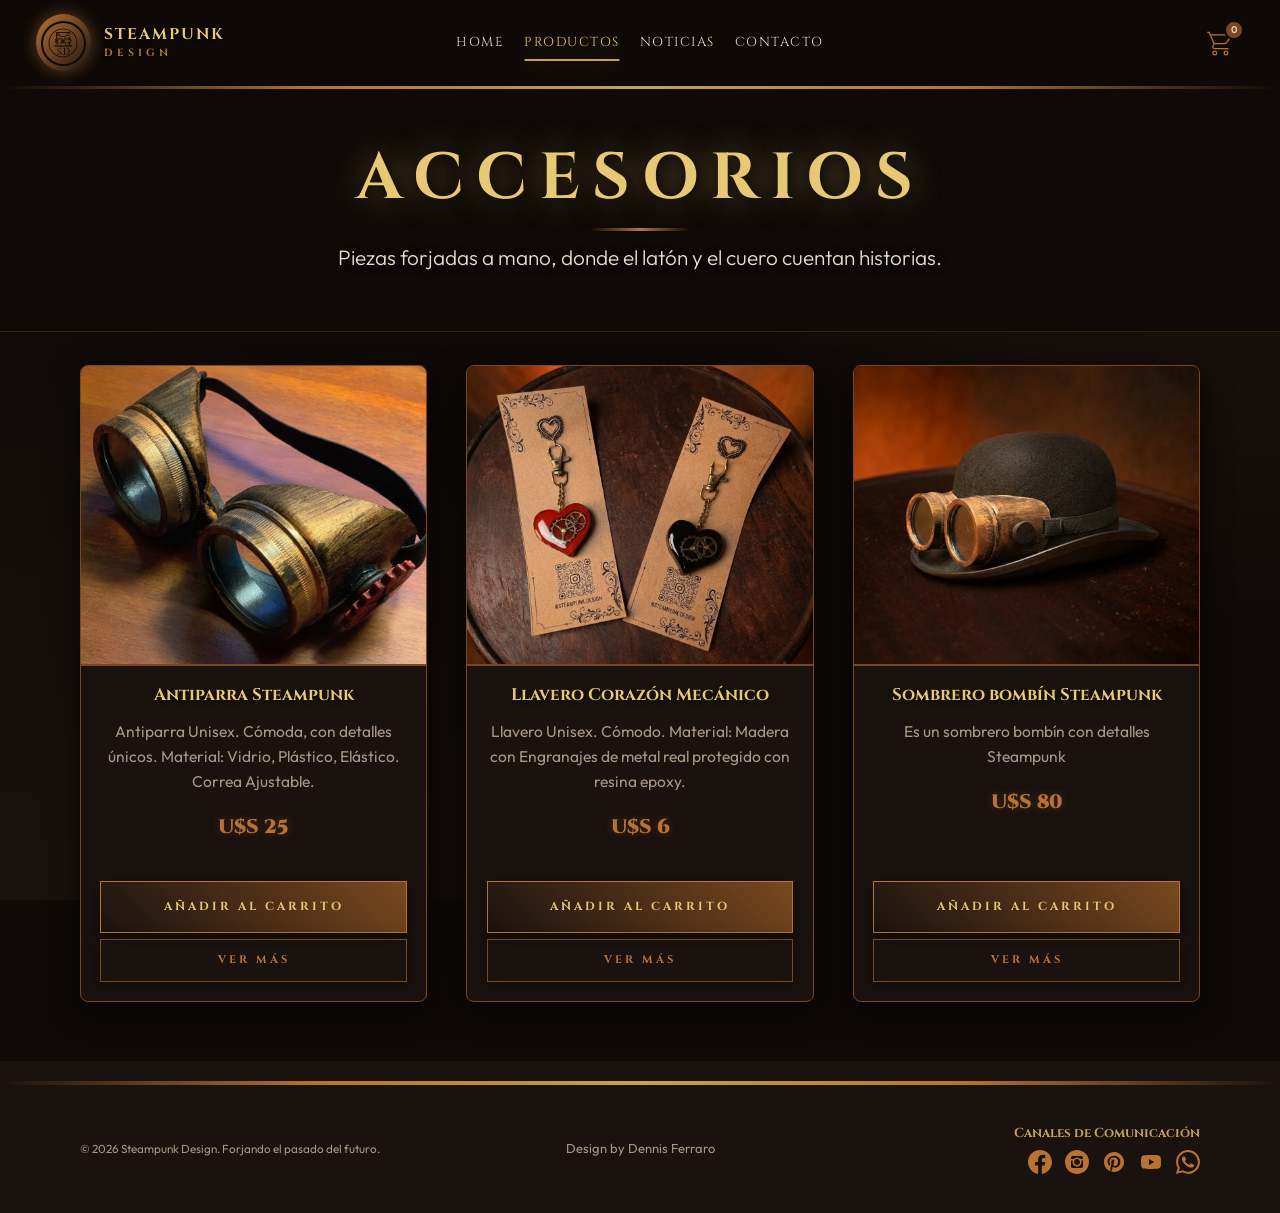
<file: page/Accesorios.html>
<!DOCTYPE html>
<html lang="es">

<head>
    <meta charset="UTF-8">
    <meta name="viewport" content="width=device-width, initial-scale=1.0">
    <title>Accesorios | Steampunk Design</title>
    <!-- Imported Google Fonts for Premium Look -->
    <link rel="preconnect" href="https://fonts.googleapis.com">
    <link rel="preconnect" href="https://fonts.gstatic.com" crossorigin>
    <link
        href="https://fonts.googleapis.com/css2?family=Cinzel:wght@400;700;900&family=Outfit:wght@300;400;600&display=swap"
        rel="stylesheet">
    <link rel="stylesheet" href="../css/bootstrap.css">
    <link rel="stylesheet" href="../css/style.css">
</head>

<body class="steampunk-theme">
    <!-- Navbar -->
    <header class="sp-header">
        <nav class="navbar navbar-expand-lg sp-navbar">
            <div class="container-fluid">
                <!-- Branding -->
                <a class="navbar-brand sp-brand" href="../index.html">
                    <div class="logo-wrapper">
                        <img src="../assets/img/LogoOLD.png" alt="Steampunk Design Logo" width="45" height="45"
                            class="d-inline-block align-text-top logo-img">
                    </div>
                    <span class="brand-text">Steampunk <br><small>Design</small></span>
                </a>

                <button class="navbar-toggler sp-toggler" type="button" data-bs-toggle="collapse"
                    data-bs-target="#spNavbarContent" aria-controls="spNavbarContent" aria-expanded="false"
                    aria-label="Toggle navigation">
                    <span class="sp-toggler-icon"></span>
                </button>

                <div class="collapse navbar-collapse" id="spNavbarContent">
                    <ul class="navbar-nav mx-auto mb-2 mb-lg-0 sp-nav-links">
                        <li class="nav-item">
                            <a class="nav-link sp-link" href="../index.html">Home</a>
                        </li>

                        <li class="nav-item dropdown sp-dropdown">
                            <a class="nav-link dropdown-toggle sp-link active" href="#" role="button"
                                data-bs-toggle="dropdown" aria-expanded="false">
                                Productos
                            </a>
                            <ul class="dropdown-menu sp-dropdown-menu">
                                <li><a class="dropdown-item sp-drop-item" href="./Decoracion.html">
                                        <span class="gear-icon">⚙</span> Decoración
                                    </a></li>
                                <li><a class="dropdown-item sp-drop-item" href="./Iluminacion.html">
                                        <span class="gear-icon">⚙</span> Iluminación
                                    </a></li>
                                <li><a class="dropdown-item sp-drop-item" href="./Accesorios.html">
                                        <span class="gear-icon">⚙</span> Accesorios
                                    </a></li>
                            </ul>
                        </li>

                        <li class="nav-item">
                            <a class="nav-link sp-link" href="./Noticias.html">Noticias</a>
                        </li>
                        <li class="nav-item">
                            <a class="nav-link sp-link" href="./Formulario.html">Contacto</a>
                        </li>
                    </ul>
                </div>

                <!-- Carrito -->
                <div class="sp-nav-actions">
                    <a href="./productos.html" onclick="handleCart()" class="sp-cart-link">
                        <div class="cart-wrapper">
                            <svg class="cart-icon" xmlns="http://www.w3.org/2000/svg" width="30" height="30" viewBox="0 0 24 24">
                                <path fill="currentColor" d="M16 18a2 2 0 0 1 2 2a2 2 0 0 1-2 2a2 2 0 0 1-2-2a2 2 0 0 1 2-2m0 1a1 1 0 0 0-1 1a1 1 0 0 0 1 1a1 1 0 0 0 1-1a1 1 0 0 0-1-1m-9-1a2 2 0 0 1 2 2a2 2 0 0 1-2 2a2 2 0 0 1-2-2a2 2 0 0 1 2-2m0 1a1 1 0 0 0-1 1a1 1 0 0 0 1 1a1 1 0 0 0 1-1a1 1 0 0 0-1-1M18 6H4.27l2.55 6H15c.33 0 .62-.16.8-.4l3-4c.13-.17.2-.38.2-.6a1 1 0 0 0-1-1m-3 7H6.87l-.77 1.56L6 15a1 1 0 0 0 1 1h11v1H7a2 2 0 0 1-2-2a2 2 0 0 1 .25-.97l.72-1.47L2.34 4H1V3h2l.85 2H18a2 2 0 0 1 2 2c0 .5-.17.92-.45 1.26l-2.91 3.89c-.36.51-.96.85-1.64.85" />
                            </svg>
                            <span class="cart-count count">0</span>
                        </div>
                    </a>
                </div>
            </div>
        </nav>
        <div class="sp-header-border"></div>
    </header>

    <main class="sp-page-header">
        <div class="sp-page-title-container text-center">
            <h1 class="sp-title">Accesorios</h1>
            <div class="sp-divider mx-auto"></div>
            <p class="sp-subtitle">Piezas forjadas a mano, donde el latón y el cuero cuentan historias.</p>
        </div>
    </main>

    <section id="products" class="sp-product-grid">
        <div class="container mt-2 mb-4">
            <div class="row row-cols-1 row-cols-md-3 g-5 justify-content-center">

                <div class="col">
                    <div class="card h-100 sp-product-card">
                        <div class="sp-product-img-box">
                            <img src="../assets/img-productos-accesorios/Antiparra.JPG" class="card-img-top" alt="Antiparra">
                        </div>
                        <div class="card-body sp-product-body text-center">
                            <h5 class="sp-product-title">Antiparra Steampunk</h5>
                            <p class="sp-product-desc">Antiparra Unisex. Cómoda, con detalles únicos. Material: Vidrio,
                                Plástico, Elástico. Correa Ajustable.</p>
                            <div class="sp-price-box">
                                <span class="sp-price">U$S 25</span>
                            </div>
                        </div>
                        <div class="p-4 text-center d-flex flex-column gap-2">
                            <button class="sp-btn sp-btn-block w-100" name="bynAccion" type="button">Añadir al carrito</button>
                            <a href="./detalles.html?id=antiparra-steampunk" class="sp-btn sp-btn-secondary w-100">Ver más</a>
                        </div>
                    </div>
                </div>

                <div class="col">
                    <div class="card h-100 sp-product-card">
                        <div class="sp-product-img-box">
                            <img src="../assets/img-productos-accesorios/Corazon.JPG" class="card-img-top" alt="Colgante">
                        </div>
                        <div class="card-body sp-product-body text-center">
                            <h5 class="sp-product-title">Llavero Corazón Mecánico</h5>
                            <p class="sp-product-desc">Llavero Unisex. Cómodo. Material: Madera con
                                Engranajes de metal real protegido con resina epoxy.</p>
                            <div class="sp-price-box">
                                <span class="sp-price">U$S 6</span>
                            </div>
                        </div>
                        <div class="p-4 text-center d-flex flex-column gap-2">
                            <button class="sp-btn sp-btn-block w-100" name="bynAccion" type="button">Añadir al carrito</button>
                            <a href="./detalles.html?id=llavero-corazon" class="sp-btn sp-btn-secondary w-100">Ver más</a>
                        </div>
                    </div>
                </div>

                <div class="col">
                    <div class="card h-100 sp-product-card">
                        <div class="sp-product-img-box">
                            <img src="../assets/img-productos-accesorios/Antiparra_Bombin.JPG" class="card-img-top" alt="Reloj Pulsera">
                        </div>
                        <div class="card-body sp-product-body text-center">
                            <h5 class="sp-product-title">Sombrero bombín Steampunk</h5>
                            <p class="sp-product-desc">Es un sombrero bombín con detalles Steampunk</p>
                            <div class="sp-price-box">
                                <span class="sp-price">U$S 80</span>
                            </div>
                        </div>
                        <div class="p-4 text-center d-flex flex-column gap-2">
                            <button class="sp-btn sp-btn-block w-100" name="bynAccion" type="button">Añadir al carrito</button>
                            <a href="./detalles.html?id=sombrero-bombin" class="sp-btn sp-btn-secondary w-100">Ver más</a>
                        </div>
                    </div>
                </div>

                
            </div>
        </div>
    </section>

    <!-- Premium Footer -->
    <footer class="sp-footer">
        <div class="sp-footer-border-top"></div>
        <div class="container py-5">
            <div class="row align-items-center">
                <div class="col-md-4 text-center text-md-start mb-4 mb-md-0">
                    <p class="sp-footer-text m-0">
                        &copy; 2026 Steampunk Design. Forjando el pasado del futuro.
                    </p>
                </div>

                <div class="col-md-4 text-center mb-4 mb-md-0">
                    <div class="sp-footer-links">
                        <a href="https://wa.me/5491134577418?text=Hola,%20vi%20un%20dise%C3%B1o%20que%20hiciste%20en%20Steampunk%20Design.%20Quiero%20una%20p%C3%A1gina%20web%20y%20me%20gustar%C3%ADa%20recibir%20m%C3%A1s%20informaci%C3%B3n." target="_blank">Design by Dennis Ferraro</a>
                    </div>
                </div>

                <div class="col-md-4 text-center text-md-end">
                    <p class="sp-footer-social-title mb-2">Canales de Comunicación</p>
                    <ul class="list-unstyled d-flex justify-content-center justify-content-md-end m-0 mt-2 sp-socials">
                        <li class="ms-3">
                            <a class="sp-social-link" href="https://www.facebook.com/Steampunk.Design.Official" target="_blank">
                                <svg xmlns="http://www.w3.org/2000/svg" width="24" height="24" viewBox="0 0 16 16">
                                    <path fill="currentColor"
                                        d="M16 8.049c0-4.446-3.582-8.05-8-8.05C3.58 0-.002 3.603-.002 8.05c0 4.017 2.926 7.347 6.75 7.951v-5.625h-2.03V8.05H6.75V6.275c0-2.017 1.195-3.131 3.022-3.131c.876 0 1.791.157 1.791.157v1.98h-1.009c-.993 0-1.303.621-1.303 1.258v1.51h2.218l-.354 2.326H9.25V16c3.824-.604 6.75-3.934 6.75-7.951" />
                                </svg>
                            </a>
                        </li>
                        <li class="ms-3">
                            <a class="sp-social-link" href="https://www.instagram.com/steampunk.design/"
                                target="_blank">
                                <svg xmlns="http://www.w3.org/2000/svg" width="24" height="24" viewBox="0 0 1024 1024">
                                    <path fill="currentColor"
                                        d="M512 1024q-104 0-199-40.5t-163.5-109T40.5 711T0 512t40.5-199t109-163.5T313 40.5T512 0t199 40.5t163.5 109t109 163.5t40.5 199t-40.5 199t-109 163.5t-163.5 109t-199 40.5m256-704q0-26-18.5-45T704 256H320q-26 0-45 19t-19 45v64h114q58-64 142-64t142 64h114zM384 512q0 53 37.5 90.5T512 640t90.5-37.5T640 512t-37.5-90.5T512 384t-90.5 37.5T384 512m384-64h-76q12 33 12 64q0 80-56 136t-136 56t-136-56t-56-136q0-31 12-64h-76v256q0 27 18.5 45.5T320 768h384q27 0 45.5-18.5T768 704z" />
                                </svg>
                            </a>
                        </li>
                        <li class="ms-3">
                            <a class="sp-social-link" href="https://ar.pinterest.com/steampunkdesigner/" target="_blank">
                                <svg xmlns="http://www.w3.org/2000/svg" width="24" height="24" viewBox="0 0 24 24">
                                    <path fill="currentColor" fill-rule="evenodd"
                                        d="M12 2C6.477 2 2 6.477 2 12c0 4.236 2.636 7.854 6.355 9.311c-.087-.791-.166-2.004.035-2.868c.182-.78 1.173-4.97 1.173-4.97s-.299-.6-.299-1.485c0-1.391.806-2.428 1.81-2.428c.852 0 1.264.64 1.264 1.408c0 .858-.546 2.14-.828 3.33c-.236.995.5 1.806 1.481 1.806c1.777 0 3.143-1.874 3.143-4.579c0-2.394-1.72-4.068-4.177-4.068c-2.844 0-4.515 2.134-4.515 4.34c0 .859.331 1.78.744 2.281a.3.3 0 0 1 .07.287c-.076.316-.245.995-.278 1.135c-.044.182-.145.221-.334.133c-1.25-.581-2.03-2.407-2.03-3.874c0-3.155 2.291-6.051 6.607-6.051c3.469 0 6.165 2.472 6.165 5.775c0 3.447-2.173 6.22-5.19 6.22c-1.012 0-1.965-.526-2.291-1.149c0 0-.502 1.91-.623 2.378c-.226.868-.835 1.958-1.243 2.622c.936.289 1.93.445 2.96.445C17.524 22 22 17.522 22 12S17.523 2 12 2" />
                                </svg>
                            </a>
                        </li>
                        <li class="ms-3">
                            <a class="sp-social-link" href="https://www.youtube.com/@Steampunk.Design.Official"
                                target="_blank">
                                <svg xmlns="http://www.w3.org/2000/svg" width="24" height="24" viewBox="0 0 24 24">
                                    <path fill="currentColor"
                                        d="m10 15l5.19-3L10 9v6m11.56-7.83c.13.47.22 1.1.28 1.9c.07.8.1 1.49.1 2.09L22 12c0 2.19-.16 3.8-.44 4.83c-.25.9-.83 1.48-1.73 1.73c-.47.13-1.33.22-2.65.28c-1.3.07-2.49.1-3.59.1L12 19c-4.19 0-6.8-.16-7.83-.44c-.9-.25-1.48-.83-1.73-1.73c-.13-.47-.22-1.1-.28-1.9c-.07-.8-.1-1.49-.1-2.09L2 12c0-2.19.16-3.8.44-4.83c.25-.9.83-1.48 1.73-1.73c.47-.13 1.33-.22 2.65-.28c1.3-.07 2.49-.1 3.59-.1L12 5c4.19 0 6.8.16 7.83.44c.9.25 1.48.83 1.73 1.73Z" />
                                </svg>
                            </a>
                        </li>
                        <li class="ms-3">
                            <a class="sp-social-link" href="https://wa.me/5491165150614?text=Hola%20quiero%20info" target="_blank">
                                <svg xmlns="http://www.w3.org/2000/svg" width="24" height="24" viewBox="0 0 16 16">
                                    <path fill="currentColor" d="M13.601 2.326A7.854 7.854 0 0 0 7.994 0C3.627 0 .068 3.558.064 7.926c0 1.399.366 2.76 1.057 3.965L0 16l4.204-1.102a7.933 7.933 0 0 0 3.79.965h.004c4.368 0 7.926-3.558 7.93-7.93A7.898 7.898 0 0 0 13.6 2.326zM7.994 14.521a6.573 6.573 0 0 1-3.356-.92l-.24-.144-2.494.654.666-2.433-.156-.251a6.56 6.56 0 0 1-1.007-3.505c0-3.626 2.957-6.584 6.591-6.584a6.56 6.56 0 0 1 4.66 1.931 6.557 6.557 0 0 1 1.928 4.66c-.004 3.639-2.961 6.592-6.592 6.592zm3.615-4.934c-.197-.099-1.17-.578-1.353-.646-.182-.065-.315-.099-.445.099-.133.197-.513.646-.627.775-.114.133-.232.148-.43.05-.197-.1-.836-.308-1.592-.985-.59-.525-.985-1.175-1.103-1.372-.114-.198-.011-.304.088-.403.087-.088.197-.232.296-.346.1-.114.133-.198.198-.33.065-.134.034-.248-.015-.347-.05-.099-.445-1.076-.612-1.47-.16-.389-.323-.335-.445-.34-.114-.007-.247-.007-.38-.007a.729.729 0 0 0-.529.247c-.182.198-.691.677-.691 1.654 0 .977.71 1.916.81 2.049.098.133 1.394 2.132 3.383 2.992.47.205.84.326 1.129.418.475.152.904.129 1.246.08.38-.058 1.171-.48 1.338-.943.164-.464.164-.86.114-.943-.049-.084-.182-.133-.38-.232z"/>
                                </svg>
                            </a>
                        </li>
                    </ul>
                </div>
            </div>
        </div>
    </footer>

    <!-- Bootstrap Bundle with Popper -->
    <script src="../js/bootstrap.bundle.js"></script>
    <script src="../js/main.js"></script>
    <script src="../js/productos_data.js"></script>

    <script>
        window.addEventListener('scroll', function () {
            const header = document.querySelector('.sp-header');
            if (window.scrollY > 50) {
                header.classList.add('scrolled');
            } else {
                header.classList.remove('scrolled');
            }
        });
    </script>
</body>

</html>
</file>
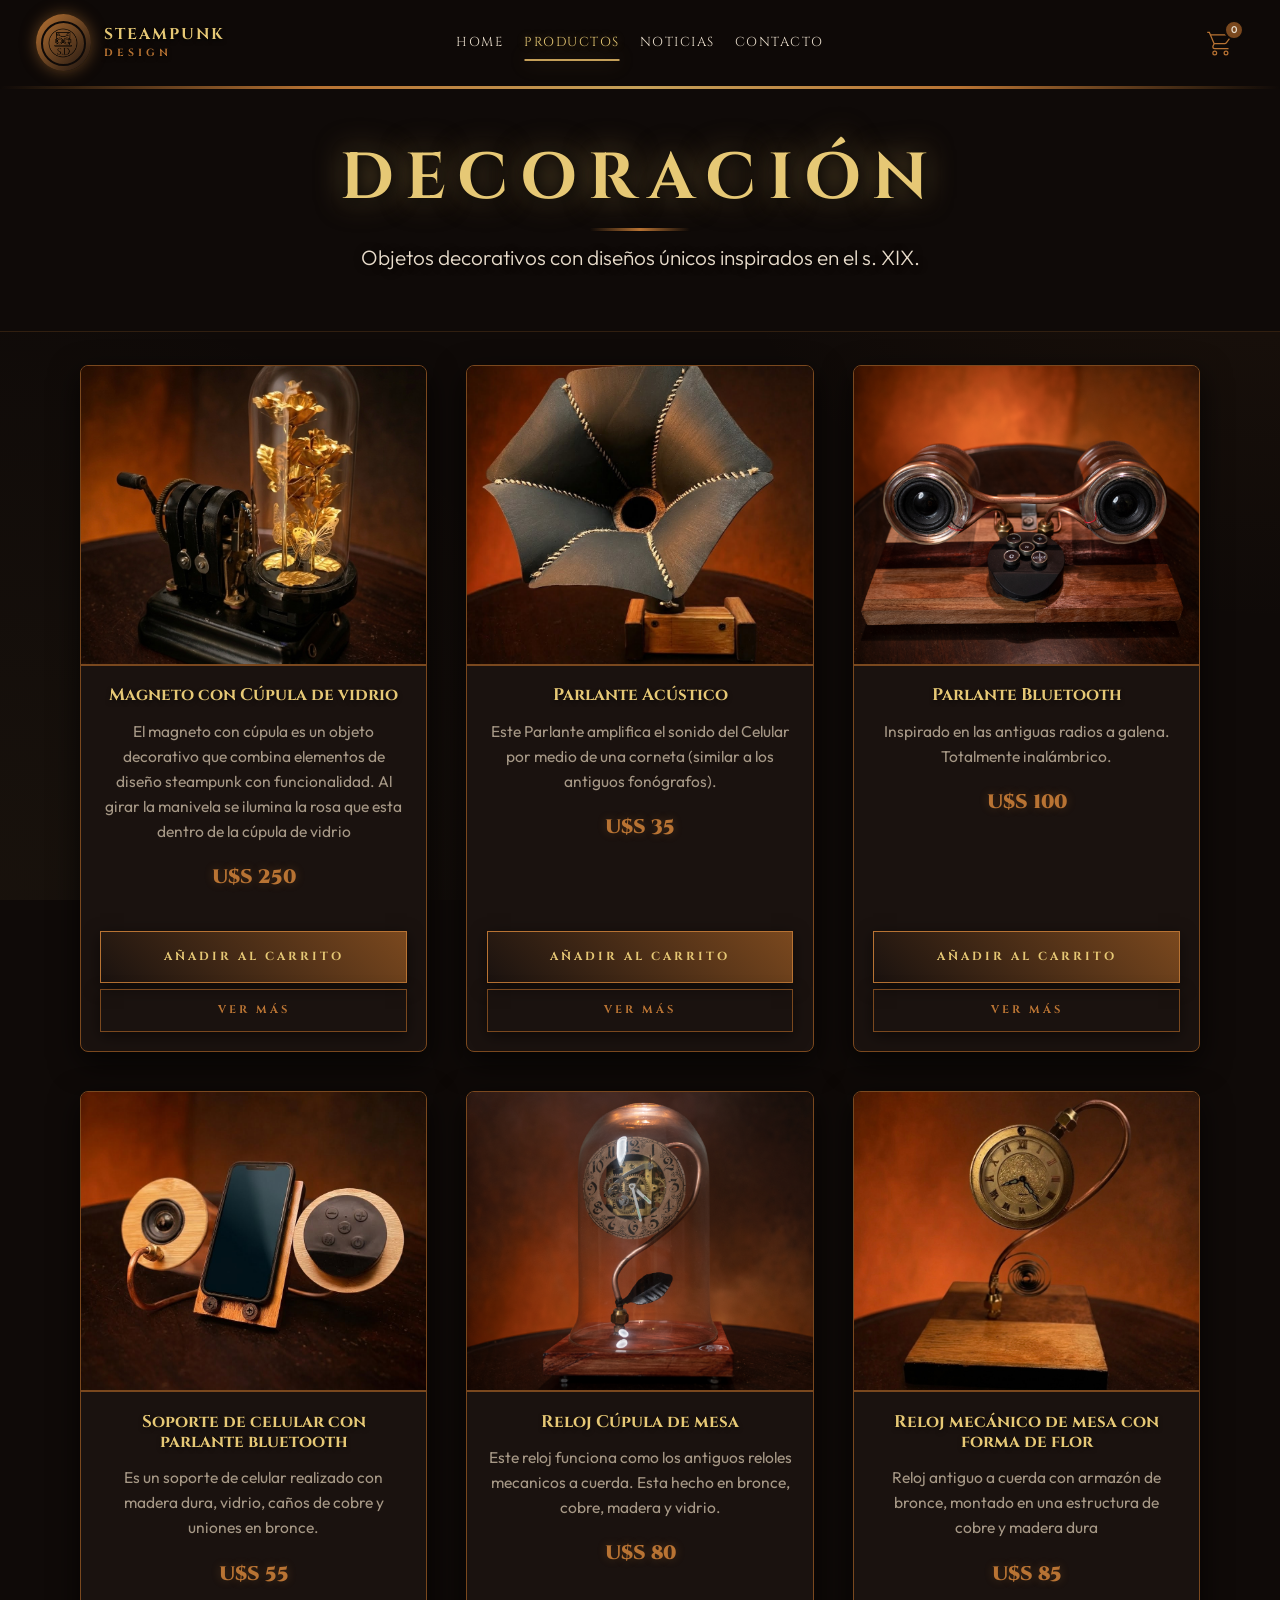
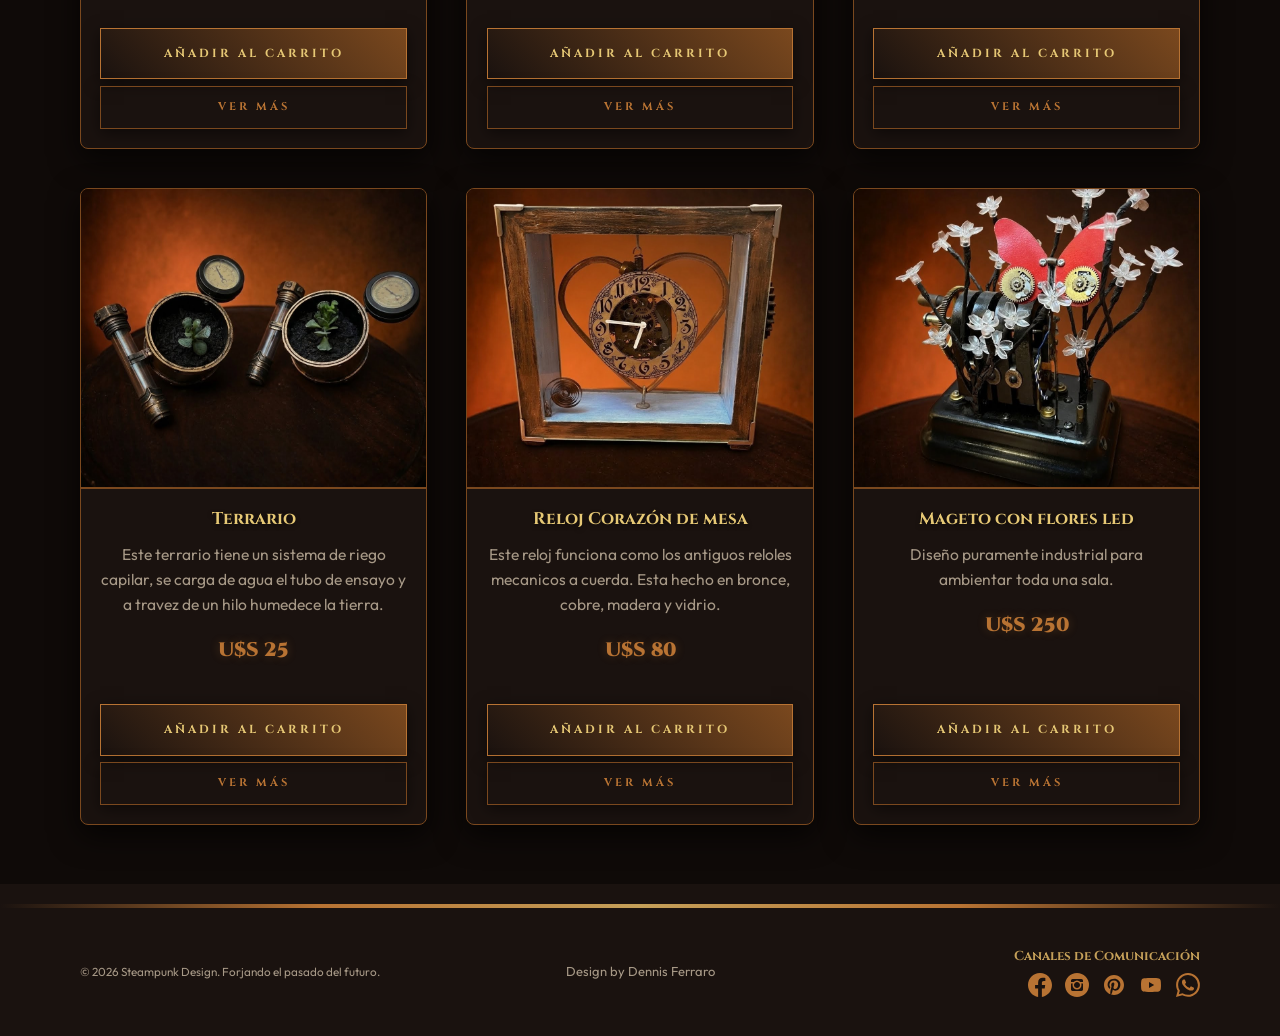
<file: page/Decoracion.html>
<!DOCTYPE html>
<html lang="es">

<head>
    <meta charset="UTF-8">
    <meta name="viewport" content="width=device-width, initial-scale=1.0">
    <title>Decoración | Steampunk Design</title>
    <!-- Imported Google Fonts for Premium Look -->
    <link rel="preconnect" href="https://fonts.googleapis.com">
    <link rel="preconnect" href="https://fonts.gstatic.com" crossorigin>
    <link
        href="https://fonts.googleapis.com/css2?family=Cinzel:wght@400;700;900&family=Outfit:wght@300;400;600&display=swap"
        rel="stylesheet">
    <link rel="stylesheet" href="../css/bootstrap.css">
    <link rel="stylesheet" href="../css/style.css">
</head>

<body class="steampunk-theme">
    <!-- Navbar -->
    <header class="sp-header">
        <nav class="navbar navbar-expand-lg sp-navbar">
            <div class="container-fluid">
                <!-- Branding -->
                <a class="navbar-brand sp-brand" href="../index.html">
                    <div class="logo-wrapper">
                        <img src="../assets/img/LogoOLD.png" alt="Steampunk Design Logo" width="45" height="45"
                            class="d-inline-block align-text-top logo-img">
                    </div>
                    <span class="brand-text">Steampunk <br><small>Design</small></span>
                </a>

                <button class="navbar-toggler sp-toggler" type="button" data-bs-toggle="collapse"
                    data-bs-target="#spNavbarContent" aria-controls="spNavbarContent" aria-expanded="false"
                    aria-label="Toggle navigation">
                    <span class="sp-toggler-icon"></span>
                </button>

                <div class="collapse navbar-collapse" id="spNavbarContent">
                    <ul class="navbar-nav mx-auto mb-2 mb-lg-0 sp-nav-links">
                        <li class="nav-item">
                            <a class="nav-link sp-link" href="../index.html">Home</a>
                        </li>

                        <li class="nav-item dropdown sp-dropdown">
                            <a class="nav-link dropdown-toggle sp-link active" href="#" role="button"
                                data-bs-toggle="dropdown" aria-expanded="false">
                                Productos
                            </a>
                            <ul class="dropdown-menu sp-dropdown-menu">
                                <li><a class="dropdown-item sp-drop-item" href="./Decoracion.html">
                                        <span class="gear-icon">⚙</span> Decoración
                                    </a></li>
                                <li><a class="dropdown-item sp-drop-item" href="./Iluminacion.html">
                                        <span class="gear-icon">⚙</span> Iluminación
                                    </a></li>
                                <li><a class="dropdown-item sp-drop-item" href="./Accesorios.html">
                                        <span class="gear-icon">⚙</span> Accesorios
                                    </a></li>
                            </ul>
                        </li>

                        <li class="nav-item">
                            <a class="nav-link sp-link" href="./Noticias.html">Noticias</a>
                        </li>
                        <li class="nav-item">
                            <a class="nav-link sp-link" href="./Formulario.html">Contacto</a>
                        </li>
                    </ul>
                </div>

                <!-- Carrito -->
                <div class="sp-nav-actions">
                    <a href="./productos.html" onclick="handleCart()" class="sp-cart-link">
                        <div class="cart-wrapper">
                            <svg class="cart-icon" xmlns="http://www.w3.org/2000/svg" width="30" height="30" viewBox="0 0 24 24">
                                <path fill="currentColor" d="M16 18a2 2 0 0 1 2 2a2 2 0 0 1-2 2a2 2 0 0 1-2-2a2 2 0 0 1 2-2m0 1a1 1 0 0 0-1 1a1 1 0 0 0 1 1a1 1 0 0 0 1-1a1 1 0 0 0-1-1m-9-1a2 2 0 0 1 2 2a2 2 0 0 1-2 2a2 2 0 0 1-2-2a2 2 0 0 1 2-2m0 1a1 1 0 0 0-1 1a1 1 0 0 0 1 1a1 1 0 0 0 1-1a1 1 0 0 0-1-1M18 6H4.27l2.55 6H15c.33 0 .62-.16.8-.4l3-4c.13-.17.2-.38.2-.6a1 1 0 0 0-1-1m-3 7H6.87l-.77 1.56L6 15a1 1 0 0 0 1 1h11v1H7a2 2 0 0 1-2-2a2 2 0 0 1 .25-.97l.72-1.47L2.34 4H1V3h2l.85 2H18a2 2 0 0 1 2 2c0 .5-.17.92-.45 1.26l-2.91 3.89c-.36.51-.96.85-1.64.85" />
                            </svg>
                            <span class="cart-count count">0</span>
                        </div>
                    </a>
                </div>
            </div>
        </nav>
        <div class="sp-header-border"></div>
    </header>

    <main class="sp-page-header">
        <div class="sp-page-title-container text-center">
            <h1 class="sp-title">Decoración</h1>
            <div class="sp-divider mx-auto"></div>
            <p class="sp-subtitle">Objetos decorativos con diseños únicos inspirados en el s. XIX.</p>
        </div>
    </main>

    <section id="products" class="sp-product-grid">
        <div class="container mt-2 mb-4">
            <div class="row row-cols-1 row-cols-md-3 g-5">

                <div class="col">
                    <div class="card h-100 sp-product-card">
                        <div class="sp-product-img-box">
                            <img src="../assets/img-productos-decoracion/Magneto_cupula.PNG" class="card-img-top"
                                alt="Antiguo Magneto con Cúpula">
                        </div>
                        <div class="card-body sp-product-body text-center">
                            <h5 class="sp-product-title">Magneto con Cúpula de vidrio</h5>
                            <p class="sp-product-desc">El magneto con cúpula es un objeto decorativo que combina elementos de diseño steampunk con funcionalidad. Al girar la manivela se ilumina la rosa que esta dentro de la cúpula de vidrio</p>
                            <div class="sp-price-box">
                                <span class="sp-price">U$S 250</span>
                            </div>
                        </div>
                        <div class="p-4 text-center d-flex flex-column gap-2">
                            <button class="sp-btn sp-btn-block w-100" name="bynAccion" type="button">Añadir al carrito</button>
                            <a href="./detalles.html?id=magneto-cupula" class="sp-btn sp-btn-secondary w-100">Ver más</a>
                        </div>
                    </div>
                </div>

                <div class="col">
                    <div class="card h-100 sp-product-card">
                        <div class="sp-product-img-box">
                            <img src="../assets/img-productos-decoracion/Parlante_Acustico.JPG" class="card-img-top"
                                alt="Parlante Acustico">
                        </div>
                        <div class="card-body sp-product-body text-center">
                            <h5 class="sp-product-title">Parlante Acústico</h5>
                            <p class="sp-product-desc">Este Parlante amplifica el sonido del Celular por medio de una
                                corneta (similar a los antiguos fonógrafos).</p>
                            <div class="sp-price-box">
                                <span class="sp-price">U$S 35</span>
                            </div>
                        </div>
                        <div class="p-4 text-center d-flex flex-column gap-2">
                            <button class="sp-btn sp-btn-block w-100" name="bynAccion" type="button">Añadir al carrito</button>
                            <a href="./detalles.html?id=parlante-acustico" class="sp-btn sp-btn-secondary w-100">Ver más</a>
                        </div>
                    </div>
                </div>

                <div class="col">
                    <div class="card h-100 sp-product-card">
                        <div class="sp-product-img-box">
                            <img src="../assets/img-productos-decoracion/parlante.jpg" class="card-img-top"
                                alt="Parlante Bluetooth">
                        </div>
                        <div class="card-body sp-product-body text-center">
                            <h5 class="sp-product-title">Parlante Bluetooth</h5>
                            <p class="sp-product-desc">Inspirado en las antiguas radios a galena. Totalmente
                                inalámbrico.</p>
                            <div class="sp-price-box">
                                <span class="sp-price">U$S 100</span>
                            </div>
                        </div>
                        <div class="p-4 text-center d-flex flex-column gap-2">
                            <button class="sp-btn sp-btn-block w-100" name="bynAccion" type="button">Añadir al carrito</button>
                            <a href="./detalles.html?id=parlante-bluetooth" class="sp-btn sp-btn-secondary w-100">Ver más</a>
                        </div>
                    </div>
                </div>

                <div class="col">
                    <div class="card h-100 sp-product-card">
                        <div class="sp-product-img-box">
                            <img src="../assets/img-productos-decoracion/Parlante_Bluetooth_soporte.JPG" class="card-img-top"
                                alt="Parlante Bluetooth con soporte de celular">
                        </div>
                        <div class="card-body sp-product-body text-center">
                            <h5 class="sp-product-title">Soporte de celular con parlante bluetooth</h5>
                            <p class="sp-product-desc">Es un soporte de celular realizado con madera dura, vidrio, caños
                                de cobre y uniones en bronce.</p>
                            <div class="sp-price-box">
                                <span class="sp-price">U$S 55</span>
                            </div>
                        </div>
                        <div class="p-4 text-center d-flex flex-column gap-2">
                            <button class="sp-btn sp-btn-block w-100" name="bynAccion" type="button">Añadir al carrito</button>
                            <a href="./detalles.html?id=soporte-celular" class="sp-btn sp-btn-secondary w-100">Ver más</a>
                        </div>
                    </div>
                </div>

                          <div class="col">
                    <div class="card h-100 sp-product-card">
                        <div class="sp-product-img-box">
                            <img src="../assets/img-productos-decoracion/Reloj_cupula.jpg" class="card-img-top"
                                alt="Reloj Cupula">
                        </div>
                        <div class="card-body sp-product-body text-center">
                            <h5 class="sp-product-title">Reloj Cúpula de mesa</h5>
                            <p class="sp-product-desc">Este reloj funciona como los antiguos reloles mecanicos a cuerda.
                                Esta hecho en bronce, cobre, madera y vidrio.</p>
                            <div class="sp-price-box">
                                <span class="sp-price">U$S 80</span>
                            </div>
                        </div>
                        <div class="p-4 text-center d-flex flex-column gap-2">
                            <button class="sp-btn sp-btn-block w-100" name="bynAccion" type="button">Añadir al carrito</button>
                            <a href="./detalles.html?id=reloj-cupula" class="sp-btn sp-btn-secondary w-100">Ver más</a>
                        </div>
                    </div>
                </div>

                <div class="col">
                    <div class="card h-100 sp-product-card">
                        <div class="sp-product-img-box">
                            <img src="../assets/img-productos-decoracion/Reloj_Flor.PNG" class="card-img-top" alt="Reloj Cupula">
                        </div>
                        <div class="card-body sp-product-body text-center">
                            <h5 class="sp-product-title">Reloj mecánico de mesa con forma de flor</h5>
                            <p class="sp-product-desc">Reloj antiguo a cuerda con armazón de bronce, montado en una
                                estructura de cobre y madera dura</p>
                            <div class="sp-price-box">
                                <span class="sp-price">U$S 85</span>
                            </div>
                        </div>
                        <div class="p-4 text-center d-flex flex-column gap-2">
                            <button class="sp-btn sp-btn-block w-100" name="bynAccion" type="button">Añadir al carrito</button>
                            <a href="./detalles.html?id=reloj-flor" class="sp-btn sp-btn-secondary w-100">Ver más</a>
                        </div>
                    </div>
                </div>

      
                <div class="col">
                    <div class="card h-100 sp-product-card">
                        <div class="sp-product-img-box">
                            <img src="../assets/img-productos-decoracion/Terrario.JPG" class="card-img-top" alt="Terrario">
                        </div>
                        <div class="card-body sp-product-body text-center">
                            <h5 class="sp-product-title">Terrario</h5>
                            <p class="sp-product-desc">Este terrario tiene un sistema de riego capilar, se carga de agua
                                el tubo de ensayo y a travez de un hilo humedece la tierra.
                            </p>
                            <div class="sp-price-box">
                                <span class="sp-price">U$S 25</span>
                            </div>
                        </div>
                        <div class="p-4 text-center d-flex flex-column gap-2">
                            <button class="sp-btn sp-btn-block w-100" name="bynAccion" type="button">Añadir al carrito</button>
                            <a href="./detalles.html?id=terrario" class="sp-btn sp-btn-secondary w-100">Ver más</a>
                        </div>
                    </div>
                </div>

                <div class="col">
                    <div class="card h-100 sp-product-card">
                        <div class="sp-product-img-box">
                            <img src="../assets/img-productos-decoracion/Reloj_Corazon.JPG"  class="card-img-top" alt="Reloj Corazón">
                        </div>
                        <div class="card-body sp-product-body text-center">
                            <h5 class="sp-product-title">Reloj Corazón de mesa</h5>
                            <p class="sp-product-desc">Este reloj funciona como los antiguos reloles mecanicos a cuerda.
                                Esta hecho en bronce, cobre, madera y vidrio.</p>
                            <div class="sp-price-box">
                                <span class="sp-price">U$S 80</span>
                            </div>
                        </div>
                        <div class="p-4 text-center d-flex flex-column gap-2">
                            <button class="sp-btn sp-btn-block w-100" name="bynAccion" type="button">Añadir al carrito</button>
                            <a href="./detalles.html?id=reloj-corazon" class="sp-btn sp-btn-secondary w-100">Ver más</a>
                        </div>
                    </div>
                </div>

                <div class="col">
                    <div class="card h-100 sp-product-card">
                        <div class="sp-product-img-box">
                            <img src="../assets/img-productos-decoracion/Magneto_Flores.JPG" class="card-img-top" alt="Reloj de Pared">
                        </div>
                        <div class="card-body sp-product-body text-center">
                            <h5 class="sp-product-title">Mageto con flores led</h5>
                            <p class="sp-product-desc">Diseño puramente industrial para ambientar toda una sala.</p>
                            <div class="sp-price-box">
                                <span class="sp-price">U$S 250</span>
                            </div>
                        </div>
                        <div class="p-4 text-center d-flex flex-column gap-2">
                            <button class="sp-btn sp-btn-block w-100" name="bynAccion" type="button">Añadir al carrito</button>
                            <a href="./detalles.html?id=magneto-flores" class="sp-btn sp-btn-secondary w-100">Ver más</a>
                        </div>
                    </div>
                </div>

            </div>
        </div>
    </section>

    <!-- Premium Footer -->
    <footer class="sp-footer">
        <div class="sp-footer-border-top"></div>
        <div class="container py-5">
            <div class="row align-items-center">
                <div class="col-md-4 text-center text-md-start mb-4 mb-md-0">
                    <p class="sp-footer-text m-0">
                        &copy; 2026 Steampunk Design. Forjando el pasado del futuro.
                    </p>
                </div>

                <div class="col-md-4 text-center mb-4 mb-md-0">
                    <div class="sp-footer-links">
                        <a href="https://wa.me/5491134577418?text=Hola,%20vi%20un%20dise%C3%B1o%20que%20hiciste%20en%20Steampunk%20Design.%20Quiero%20una%20p%C3%A1gina%20web%20y%20me%20gustar%C3%ADa%20recibir%20m%C3%A1s%20informaci%C3%B3n." target="_blank">Design by Dennis Ferraro</a>
                    </div>
                </div>

                <div class="col-md-4 text-center text-md-end">
                    <p class="sp-footer-social-title mb-2">Canales de Comunicación</p>
                    <ul class="list-unstyled d-flex justify-content-center justify-content-md-end m-0 mt-2 sp-socials">
                        <li class="ms-3">
                            <a class="sp-social-link" href="https://www.facebook.com/Steampunk.Design.Official" target="_blank">
                                <svg xmlns="http://www.w3.org/2000/svg" width="24" height="24" viewBox="0 0 16 16">
                                    <path fill="currentColor"
                                        d="M16 8.049c0-4.446-3.582-8.05-8-8.05C3.58 0-.002 3.603-.002 8.05c0 4.017 2.926 7.347 6.75 7.951v-5.625h-2.03V8.05H6.75V6.275c0-2.017 1.195-3.131 3.022-3.131c.876 0 1.791.157 1.791.157v1.98h-1.009c-.993 0-1.303.621-1.303 1.258v1.51h2.218l-.354 2.326H9.25V16c3.824-.604 6.75-3.934 6.75-7.951" />
                                </svg>
                            </a>
                        </li>
                        <li class="ms-3">
                            <a class="sp-social-link" href="https://www.instagram.com/steampunk.design/"
                                target="_blank">
                                <svg xmlns="http://www.w3.org/2000/svg" width="24" height="24" viewBox="0 0 1024 1024">
                                    <path fill="currentColor"
                                        d="M512 1024q-104 0-199-40.5t-163.5-109T40.5 711T0 512t40.5-199t109-163.5T313 40.5T512 0t199 40.5t163.5 109t109 163.5t40.5 199t-40.5 199t-109 163.5t-163.5 109t-199 40.5m256-704q0-26-18.5-45T704 256H320q-26 0-45 19t-19 45v64h114q58-64 142-64t142 64h114zM384 512q0 53 37.5 90.5T512 640t90.5-37.5T640 512t-37.5-90.5T512 384t-90.5 37.5T384 512m384-64h-76q12 33 12 64q0 80-56 136t-136 56t-136-56t-56-136q0-31 12-64h-76v256q0 27 18.5 45.5T320 768h384q27 0 45.5-18.5T768 704z" />
                                </svg>
                            </a>
                        </li>
                        <li class="ms-3">
                            <a class="sp-social-link" href="https://ar.pinterest.com/steampunkdesigner/" target="_blank">
                                <svg xmlns="http://www.w3.org/2000/svg" width="24" height="24" viewBox="0 0 24 24">
                                    <path fill="currentColor" fill-rule="evenodd"
                                        d="M12 2C6.477 2 2 6.477 2 12c0 4.236 2.636 7.854 6.355 9.311c-.087-.791-.166-2.004.035-2.868c.182-.78 1.173-4.97 1.173-4.97s-.299-.6-.299-1.485c0-1.391.806-2.428 1.81-2.428c.852 0 1.264.64 1.264 1.408c0 .858-.546 2.14-.828 3.33c-.236.995.5 1.806 1.481 1.806c1.777 0 3.143-1.874 3.143-4.579c0-2.394-1.72-4.068-4.177-4.068c-2.844 0-4.515 2.134-4.515 4.34c0 .859.331 1.78.744 2.281a.3.3 0 0 1 .07.287c-.076.316-.245.995-.278 1.135c-.044.182-.145.221-.334.133c-1.25-.581-2.03-2.407-2.03-3.874c0-3.155 2.291-6.051 6.607-6.051c3.469 0 6.165 2.472 6.165 5.775c0 3.447-2.173 6.22-5.19 6.22c-1.012 0-1.965-.526-2.291-1.149c0 0-.502 1.91-.623 2.378c-.226.868-.835 1.958-1.243 2.622c.936.289 1.93.445 2.96.445C17.524 22 22 17.522 22 12S17.523 2 12 2" />
                                </svg>
                            </a>
                        </li>
                        <li class="ms-3">
                            <a class="sp-social-link" href="https://www.youtube.com/@Steampunk.Design.Official"
                                target="_blank">
                                <svg xmlns="http://www.w3.org/2000/svg" width="24" height="24" viewBox="0 0 24 24">
                                    <path fill="currentColor"
                                        d="m10 15l5.19-3L10 9v6m11.56-7.83c.13.47.22 1.1.28 1.9c.07.8.1 1.49.1 2.09L22 12c0 2.19-.16 3.8-.44 4.83c-.25.9-.83 1.48-1.73 1.73c-.47.13-1.33.22-2.65.28c-1.3.07-2.49.1-3.59.1L12 19c-4.19 0-6.8-.16-7.83-.44c-.9-.25-1.48-.83-1.73-1.73c-.13-.47-.22-1.1-.28-1.9c-.07-.8-.1-1.49-.1-2.09L2 12c0-2.19.16-3.8.44-4.83c.25-.9.83-1.48 1.73-1.73c.47-.13 1.33-.22 2.65-.28c1.3-.07 2.49-.1 3.59-.1L12 5c4.19 0 6.8.16 7.83.44c.9.25 1.48.83 1.73 1.73Z" />
                                </svg>
                            </a>
                        </li>
                        <li class="ms-3">
                            <a class="sp-social-link" href="https://wa.me/5491165150614?text=Hola%20quiero%20info" target="_blank">
                                <svg xmlns="http://www.w3.org/2000/svg" width="24" height="24" viewBox="0 0 16 16">
                                    <path fill="currentColor" d="M13.601 2.326A7.854 7.854 0 0 0 7.994 0C3.627 0 .068 3.558.064 7.926c0 1.399.366 2.76 1.057 3.965L0 16l4.204-1.102a7.933 7.933 0 0 0 3.79.965h.004c4.368 0 7.926-3.558 7.93-7.93A7.898 7.898 0 0 0 13.6 2.326zM7.994 14.521a6.573 6.573 0 0 1-3.356-.92l-.24-.144-2.494.654.666-2.433-.156-.251a6.56 6.56 0 0 1-1.007-3.505c0-3.626 2.957-6.584 6.591-6.584a6.56 6.56 0 0 1 4.66 1.931 6.557 6.557 0 0 1 1.928 4.66c-.004 3.639-2.961 6.592-6.592 6.592zm3.615-4.934c-.197-.099-1.17-.578-1.353-.646-.182-.065-.315-.099-.445.099-.133.197-.513.646-.627.775-.114.133-.232.148-.43.05-.197-.1-.836-.308-1.592-.985-.59-.525-.985-1.175-1.103-1.372-.114-.198-.011-.304.088-.403.087-.088.197-.232.296-.346.1-.114.133-.198.198-.33.065-.134.034-.248-.015-.347-.05-.099-.445-1.076-.612-1.47-.16-.389-.323-.335-.445-.34-.114-.007-.247-.007-.38-.007a.729.729 0 0 0-.529.247c-.182.198-.691.677-.691 1.654 0 .977.71 1.916.81 2.049.098.133 1.394 2.132 3.383 2.992.47.205.84.326 1.129.418.475.152.904.129 1.246.08.38-.058 1.171-.48 1.338-.943.164-.464.164-.86.114-.943-.049-.084-.182-.133-.38-.232z"/>
                                </svg>
                            </a>
                        </li>
                    </ul>
                </div>
            </div>
        </div>
    </footer>

    <!-- Bootstrap Bundle with Popper -->
    <script src="../js/bootstrap.bundle.js"></script>
    <script src="../js/main.js"></script>
    <script src="../js/productos_data.js"></script>

    <script>
        window.addEventListener('scroll', function () {
            const header = document.querySelector('.sp-header');
            if (window.scrollY > 50) {
                header.classList.add('scrolled');
            } else {
                header.classList.remove('scrolled');
            }
        });
    </script>
</body>

</html>
</file>
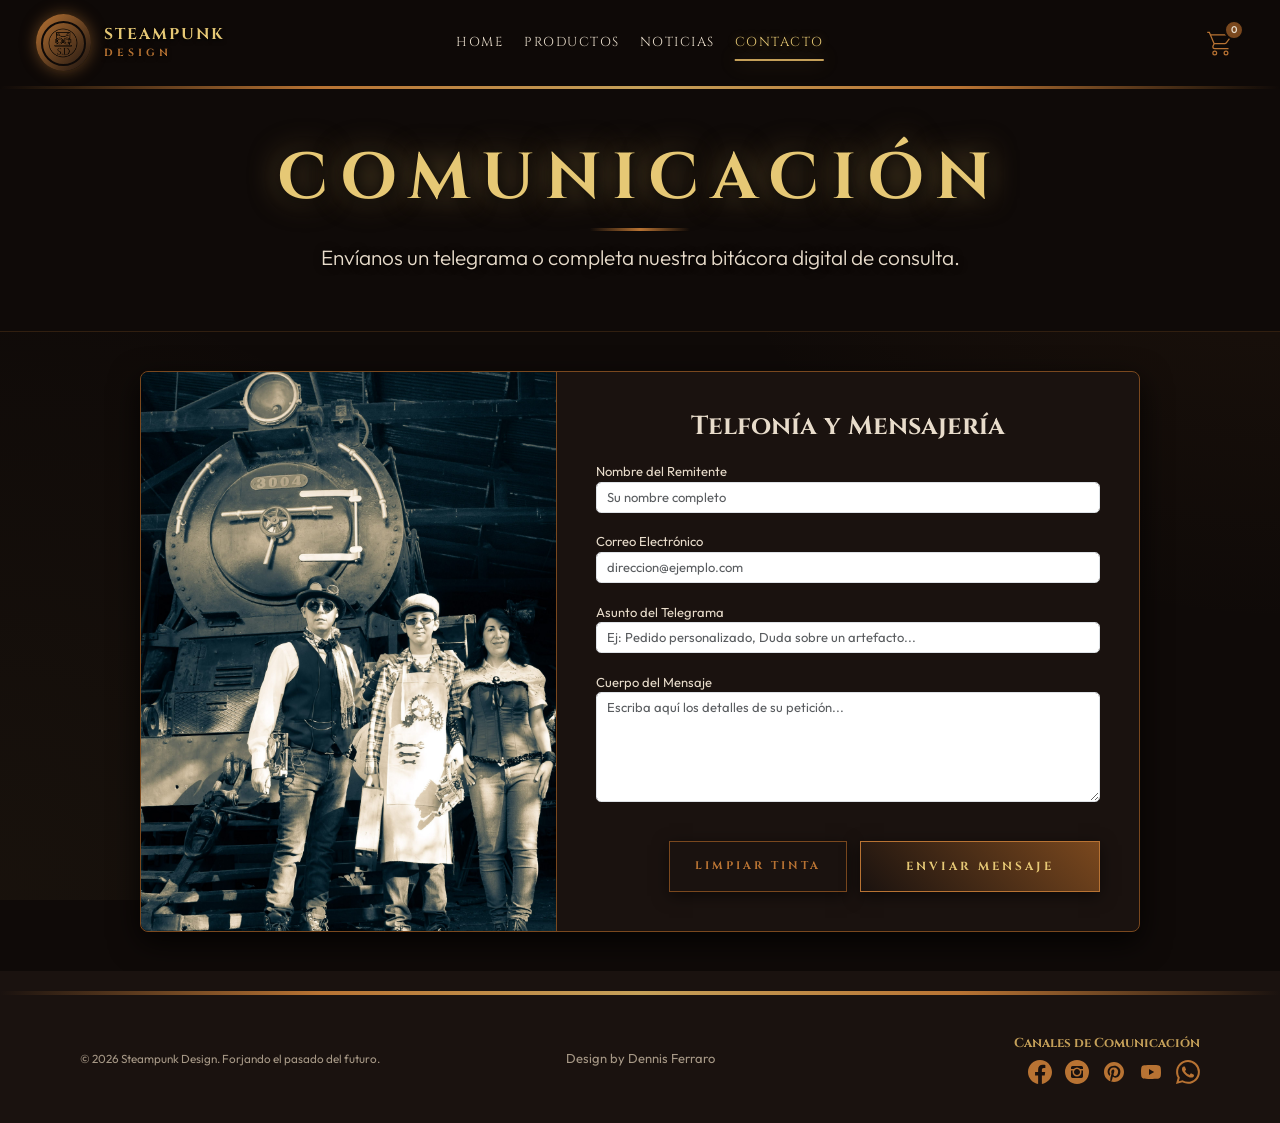
<file: page/Formulario.html>
<!DOCTYPE html>
<html lang="es">

<head>
    <meta charset="UTF-8">
    <meta name="viewport" content="width=device-width, initial-scale=1.0">
    <title>Contacto | Steampunk Design</title>
    <!-- Imported Google Fonts for Premium Look -->
    <link rel="preconnect" href="https://fonts.googleapis.com">
    <link rel="preconnect" href="https://fonts.gstatic.com" crossorigin>
    <link
        href="https://fonts.googleapis.com/css2?family=Cinzel:wght@400;700;900&family=Outfit:wght@300;400;600&display=swap"
        rel="stylesheet">
    <link rel="stylesheet" href="../css/bootstrap.css">
    <link rel="stylesheet" href="../css/style.css">
</head>

<body class="steampunk-theme">
    <!-- Navbar -->
    <header class="sp-header">
        <nav class="navbar navbar-expand-lg sp-navbar">
            <div class="container-fluid">
                <!-- Branding -->
                <a class="navbar-brand sp-brand" href="../index.html">
                    <div class="logo-wrapper">
                        <img src="../assets/img/LogoOLD.png" alt="Steampunk Design Logo" width="45" height="45"
                            class="d-inline-block align-text-top logo-img">
                    </div>
                    <span class="brand-text">Steampunk <br><small>Design</small></span>
                </a>

                <button class="navbar-toggler sp-toggler" type="button" data-bs-toggle="collapse"
                    data-bs-target="#spNavbarContent" aria-controls="spNavbarContent" aria-expanded="false"
                    aria-label="Toggle navigation">
                    <span class="sp-toggler-icon"></span>
                </button>

                <div class="collapse navbar-collapse" id="spNavbarContent">
                    <ul class="navbar-nav mx-auto mb-2 mb-lg-0 sp-nav-links">
                        <li class="nav-item">
                            <a class="nav-link sp-link" href="../index.html">Home</a>
                        </li>

                        <li class="nav-item dropdown sp-dropdown">
                            <a class="nav-link dropdown-toggle sp-link" href="#" role="button" data-bs-toggle="dropdown"
                                aria-expanded="false">
                                Productos
                            </a>
                            <ul class="dropdown-menu sp-dropdown-menu">
                                <li><a class="dropdown-item sp-drop-item" href="./Decoracion.html">
                                        <span class="gear-icon">⚙</span> Decoración
                                    </a></li>
                                <li><a class="dropdown-item sp-drop-item" href="./Iluminacion.html">
                                        <span class="gear-icon">⚙</span> Iluminación
                                    </a></li>
                                <li><a class="dropdown-item sp-drop-item" href="./Accesorios.html">
                                        <span class="gear-icon">⚙</span> Accesorios
                                    </a></li>
                            </ul>
                        </li>

                        <li class="nav-item">
                            <a class="nav-link sp-link" href="./Noticias.html">Noticias</a>
                        </li>
                        <li class="nav-item">
                            <a class="nav-link sp-link active" href="./Formulario.html">Contacto</a>
                        </li>
                    </ul>
                </div>

                <!-- Carrito -->
                <div class="sp-nav-actions">
                    <a href="./productos.html" onclick="handleCart()" class="sp-cart-link">
                        <div class="cart-wrapper">
                            <svg class="cart-icon" xmlns="http://www.w3.org/2000/svg" width="30" height="30" viewBox="0 0 24 24">
                                <path fill="currentColor" d="M16 18a2 2 0 0 1 2 2a2 2 0 0 1-2 2a2 2 0 0 1-2-2a2 2 0 0 1 2-2m0 1a1 1 0 0 0-1 1a1 1 0 0 0 1 1a1 1 0 0 0 1-1a1 1 0 0 0-1-1m-9-1a2 2 0 0 1 2 2a2 2 0 0 1-2 2a2 2 0 0 1-2-2a2 2 0 0 1 2-2m0 1a1 1 0 0 0-1 1a1 1 0 0 0 1 1a1 1 0 0 0 1-1a1 1 0 0 0-1-1M18 6H4.27l2.55 6H15c.33 0 .62-.16.8-.4l3-4c.13-.17.2-.38.2-.6a1 1 0 0 0-1-1m-3 7H6.87l-.77 1.56L6 15a1 1 0 0 0 1 1h11v1H7a2 2 0 0 1-2-2a2 2 0 0 1 .25-.97l.72-1.47L2.34 4H1V3h2l.85 2H18a2 2 0 0 1 2 2c0 .5-.17.92-.45 1.26l-2.91 3.89c-.36.51-.96.85-1.64.85" />
                            </svg>
                            <span class="cart-count count">0</span>
                        </div>
                    </a>
                </div>
            </div>
        </nav>
        <div class="sp-header-border"></div>
    </header>

    <main class="sp-page-header">
        <div class="sp-page-title-container text-center">
            <h1 class="sp-title">Comunicación</h1>
            <div class="sp-divider mx-auto"></div>
            <p class="sp-subtitle">Envíanos un telegrama o completa nuestra bitácora digital de consulta.</p>
        </div>
    </main>

    <section class="sp-form-section mt-5 mb-5">
        <div class="container sp-form-container">

            <div class="row align-items-stretch form-wrapper mx-auto"
                style="max-width: 1000px; background: var(--bg-panel); border: 1px solid var(--copper-dark); border-radius: 8px; box-shadow: 0 10px 30px rgba(0,0,0,0.8);">

                <div class="col-md-5 d-none d-md-block sp-form-img-box position-relative p-0"
                    style="overflow: hidden; border-radius: 8px 0 0 8px; min-height: 500px; border-right: 1px solid var(--copper-dark);">
                    <img src="../assets/img/GusFamilia.jpg" alt="Familia Steampunk"
                        style="width: 100%; height: 100%; object-fit: cover; position: absolute; top: 0; left: 0;">
                </div>

                <div class="col-md-7 p-4 p-md-5">
                    <h2 class="mb-4 text-center sp-form-title">Telfonía y Mensajería</h2>

                    <form action="https://formspree.io/f/mjkvyljd" method="POST" class="sp-form">

                        <div class="mb-4 sp-input-group">
                            <label for="nombre" class="sp-label">Nombre del Remitente</label>
                            <input type="text" class="form-control sp-input" name="nombre" id="nombre"
                                placeholder="Su nombre completo" required>
                        </div>

                        <div class="mb-4 sp-input-group">
                            <label for="email" class="sp-label">Correo Electrónico</label>
                            <input type="email" class="form-control sp-input" name="email" id="email"
                                placeholder="direccion@ejemplo.com" required>
                        </div>

                        <div class="mb-4 sp-input-group">
                            <label for="comentario" class="sp-label">Asunto del Telegrama</label>
                            <input type="text" class="form-control sp-input" name="comentario" id="comentario"
                                placeholder="Ej: Pedido personalizado, Duda sobre un artefacto..." required>
                        </div>

                        <div class="mb-5 sp-input-group">
                            <label for="consulta" class="sp-label">Cuerpo del Mensaje</label>
                            <textarea class="form-control sp-input" name="consulta" id="consulta" rows="5"
                                placeholder="Escriba aquí los detalles de su petición..." required></textarea>
                        </div>

                        <div class="d-flex gap-3 justify-content-end">
                            <button type="reset" class="sp-btn sp-btn-secondary">Limpiar Tinta</button>
                            <button type="submit" class="sp-btn">Enviar Mensaje</button>
                        </div>

                    </form>
                </div>

            </div>
        </div>
    </section>

    <!-- Premium Footer -->
    <footer class="sp-footer mt-auto">
        <div class="sp-footer-border-top"></div>
        <div class="container py-5">
            <div class="row align-items-center">
                <div class="col-md-4 text-center text-md-start mb-4 mb-md-0">
                    <p class="sp-footer-text m-0">
                        &copy; 2026 Steampunk Design. Forjando el pasado del futuro.
                    </p>
                </div>

                <div class="col-md-4 text-center mb-4 mb-md-0">
                    <div class="sp-footer-links">
                        <a href="https://wa.me/5491134577418?text=Hola,%20vi%20un%20dise%C3%B1o%20que%20hiciste%20en%20Steampunk%20Design.%20Quiero%20una%20p%C3%A1gina%20web%20y%20me%20gustar%C3%ADa%20recibir%20m%C3%A1s%20informaci%C3%B3n." target="_blank">Design by Dennis Ferraro</a>
                    </div>
                </div>

                <div class="col-md-4 text-center text-md-end">
                    <p class="sp-footer-social-title mb-2">Canales de Comunicación</p>
                    <ul class="list-unstyled d-flex justify-content-center justify-content-md-end m-0 mt-2 sp-socials">
                        <li class="ms-3">
                            <a class="sp-social-link" href="https://www.facebook.com/Steampunk.Design.Official" target="_blank">
                                <svg xmlns="http://www.w3.org/2000/svg" width="24" height="24" viewBox="0 0 16 16">
                                    <path fill="currentColor"
                                        d="M16 8.049c0-4.446-3.582-8.05-8-8.05C3.58 0-.002 3.603-.002 8.05c0 4.017 2.926 7.347 6.75 7.951v-5.625h-2.03V8.05H6.75V6.275c0-2.017 1.195-3.131 3.022-3.131c.876 0 1.791.157 1.791.157v1.98h-1.009c-.993 0-1.303.621-1.303 1.258v1.51h2.218l-.354 2.326H9.25V16c3.824-.604 6.75-3.934 6.75-7.951" />
                                </svg>
                            </a>
                        </li>
                        <li class="ms-3">
                            <a class="sp-social-link" href="https://www.instagram.com/steampunk.design/"
                                target="_blank">
                                <svg xmlns="http://www.w3.org/2000/svg" width="24" height="24" viewBox="0 0 1024 1024">
                                    <path fill="currentColor"
                                        d="M512 1024q-104 0-199-40.5t-163.5-109T40.5 711T0 512t40.5-199t109-163.5T313 40.5T512 0t199 40.5t163.5 109t109 163.5t40.5 199t-40.5 199t-109 163.5t-163.5 109t-199 40.5m256-704q0-26-18.5-45T704 256H320q-26 0-45 19t-19 45v64h114q58-64 142-64t142 64h114zM384 512q0 53 37.5 90.5T512 640t90.5-37.5T640 512t-37.5-90.5T512 384t-90.5 37.5T384 512m384-64h-76q12 33 12 64q0 80-56 136t-136 56t-136-56t-56-136q0-31 12-64h-76v256q0 27 18.5 45.5T320 768h384q27 0 45.5-18.5T768 704z" />
                                </svg>
                            </a>
                        </li>
                        <li class="ms-3">
                            <a class="sp-social-link" href="https://ar.pinterest.com/steampunkdesigner/" target="_blank">
                                <svg xmlns="http://www.w3.org/2000/svg" width="24" height="24" viewBox="0 0 24 24">
                                    <path fill="currentColor" fill-rule="evenodd"
                                        d="M12 2C6.477 2 2 6.477 2 12c0 4.236 2.636 7.854 6.355 9.311c-.087-.791-.166-2.004.035-2.868c.182-.78 1.173-4.97 1.173-4.97s-.299-.6-.299-1.485c0-1.391.806-2.428 1.81-2.428c.852 0 1.264.64 1.264 1.408c0 .858-.546 2.14-.828 3.33c-.236.995.5 1.806 1.481 1.806c1.777 0 3.143-1.874 3.143-4.579c0-2.394-1.72-4.068-4.177-4.068c-2.844 0-4.515 2.134-4.515 4.34c0 .859.331 1.78.744 2.281a.3.3 0 0 1 .07.287c-.076.316-.245.995-.278 1.135c-.044.182-.145.221-.334.133c-1.25-.581-2.03-2.407-2.03-3.874c0-3.155 2.291-6.051 6.607-6.051c3.469 0 6.165 2.472 6.165 5.775c0 3.447-2.173 6.22-5.19 6.22c-1.012 0-1.965-.526-2.291-1.149c0 0-.502 1.91-.623 2.378c-.226.868-.835 1.958-1.243 2.622c.936.289 1.93.445 2.96.445C17.524 22 22 17.522 22 12S17.523 2 12 2" />
                                </svg>
                            </a>
                        </li>
                        <li class="ms-3">
                            <a class="sp-social-link" href="https://www.youtube.com/@Steampunk.Design.Official"
                                target="_blank">
                                <svg xmlns="http://www.w3.org/2000/svg" width="24" height="24" viewBox="0 0 24 24">
                                    <path fill="currentColor"
                                        d="m10 15l5.19-3L10 9v6m11.56-7.83c.13.47.22 1.1.28 1.9c.07.8.1 1.49.1 2.09L22 12c0 2.19-.16 3.8-.44 4.83c-.25.9-.83 1.48-1.73 1.73c-.47.13-1.33.22-2.65.28c-1.3.07-2.49.1-3.59.1L12 19c-4.19 0-6.8-.16-7.83-.44c-.9-.25-1.48-.83-1.73-1.73c-.13-.47-.22-1.1-.28-1.9c-.07-.8-.1-1.49-.1-2.09L2 12c0-2.19.16-3.8.44-4.83c.25-.9.83-1.48 1.73-1.73c.47-.13 1.33-.22 2.65-.28c1.3-.07 2.49-.1 3.59-.1L12 5c4.19 0 6.8.16 7.83.44c.9.25 1.48.83 1.73 1.73Z" />
                                </svg>
                            </a>
                        </li>
                        <li class="ms-3">
                            <a class="sp-social-link" href="https://wa.me/5491165150614?text=Hola%20quiero%20info" target="_blank">
                                <svg xmlns="http://www.w3.org/2000/svg" width="24" height="24" viewBox="0 0 16 16">
                                    <path fill="currentColor" d="M13.601 2.326A7.854 7.854 0 0 0 7.994 0C3.627 0 .068 3.558.064 7.926c0 1.399.366 2.76 1.057 3.965L0 16l4.204-1.102a7.933 7.933 0 0 0 3.79.965h.004c4.368 0 7.926-3.558 7.93-7.93A7.898 7.898 0 0 0 13.6 2.326zM7.994 14.521a6.573 6.573 0 0 1-3.356-.92l-.24-.144-2.494.654.666-2.433-.156-.251a6.56 6.56 0 0 1-1.007-3.505c0-3.626 2.957-6.584 6.591-6.584a6.56 6.56 0 0 1 4.66 1.931 6.557 6.557 0 0 1 1.928 4.66c-.004 3.639-2.961 6.592-6.592 6.592zm3.615-4.934c-.197-.099-1.17-.578-1.353-.646-.182-.065-.315-.099-.445.099-.133.197-.513.646-.627.775-.114.133-.232.148-.43.05-.197-.1-.836-.308-1.592-.985-.59-.525-.985-1.175-1.103-1.372-.114-.198-.011-.304.088-.403.087-.088.197-.232.296-.346.1-.114.133-.198.198-.33.065-.134.034-.248-.015-.347-.05-.099-.445-1.076-.612-1.47-.16-.389-.323-.335-.445-.34-.114-.007-.247-.007-.38-.007a.729.729 0 0 0-.529.247c-.182.198-.691.677-.691 1.654 0 .977.71 1.916.81 2.049.098.133 1.394 2.132 3.383 2.992.47.205.84.326 1.129.418.475.152.904.129 1.246.08.38-.058 1.171-.48 1.338-.943.164-.464.164-.86.114-.943-.049-.084-.182-.133-.38-.232z"/>
                                </svg>
                            </a>
                        </li>
                    </ul>
                </div>
            </div>
        </div>
    </footer>

    <!-- Bootstrap Bundle with Popper -->
    <script src="../js/bootstrap.bundle.js"></script>
    <script src="../js/main.js"></script>

    <script>
        window.addEventListener('scroll', function () {
            const header = document.querySelector('.sp-header');
            if (window.scrollY > 50) {
                header.classList.add('scrolled');
            } else {
                header.classList.remove('scrolled');
            }
        });
    </script>
</body>

</html>
</file>
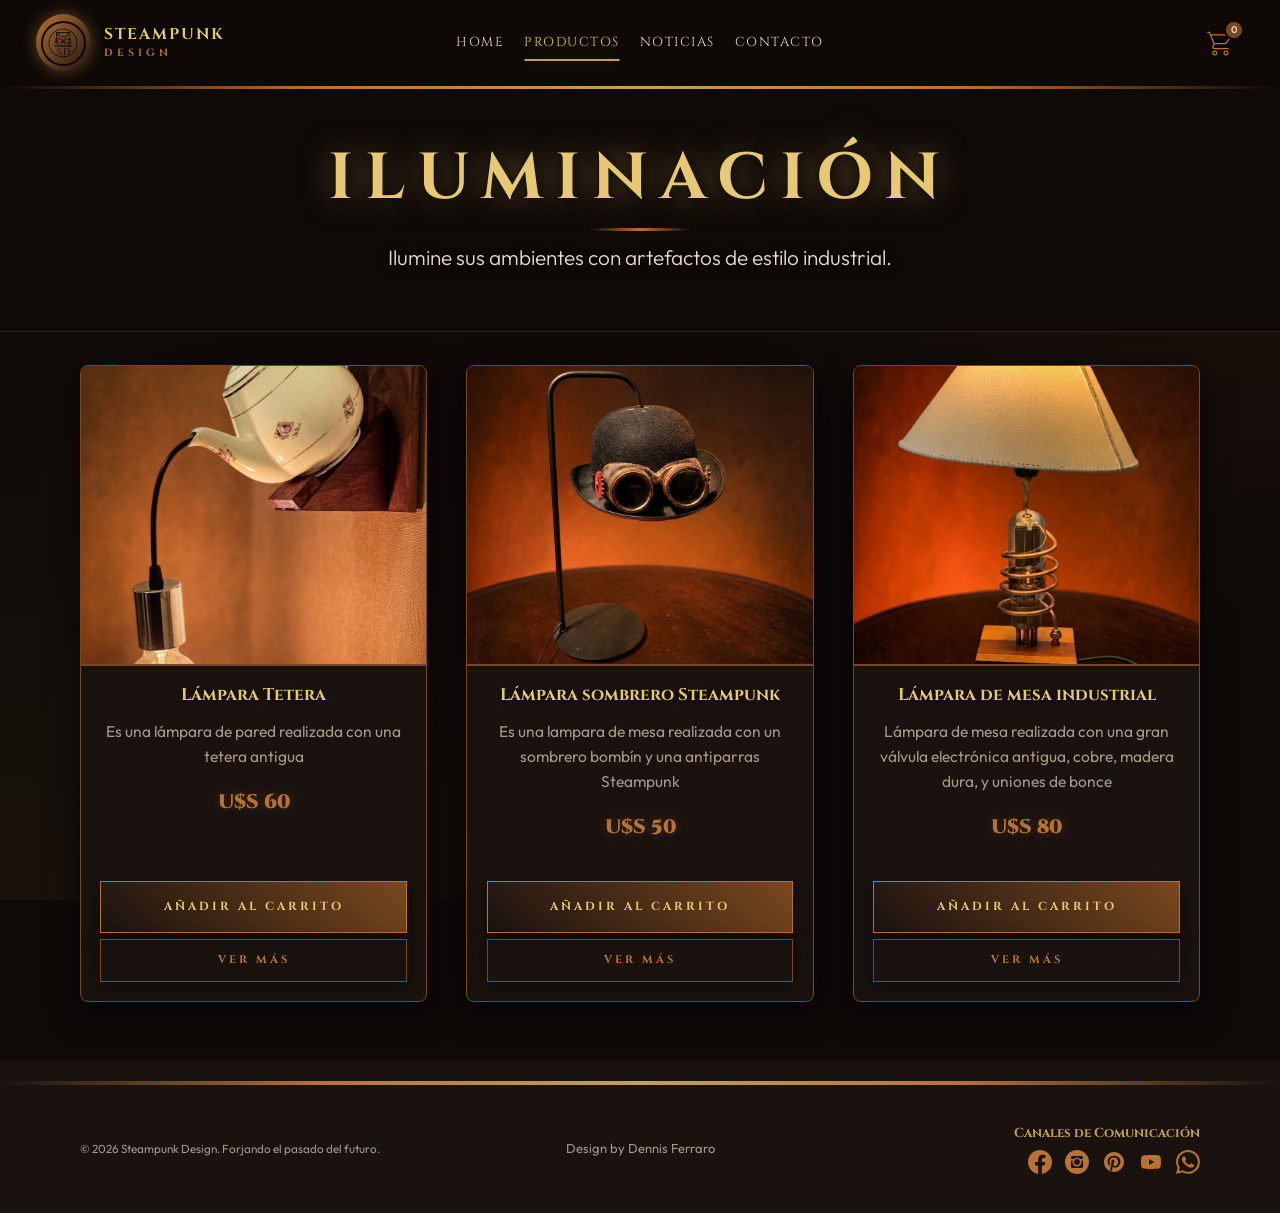
<file: page/Iluminacion.html>
<!DOCTYPE html>
<html lang="es">

<head>
    <meta charset="UTF-8">
    <meta name="viewport" content="width=device-width, initial-scale=1.0">
    <title>Iluminación | Steampunk Design</title>
    <!-- Imported Google Fonts for Premium Look -->
    <link rel="preconnect" href="https://fonts.googleapis.com">
    <link rel="preconnect" href="https://fonts.gstatic.com" crossorigin>
    <link
        href="https://fonts.googleapis.com/css2?family=Cinzel:wght@400;700;900&family=Outfit:wght@300;400;600&display=swap"
        rel="stylesheet">
    <link rel="stylesheet" href="../css/bootstrap.css">
    <link rel="stylesheet" href="../css/style.css">
</head>

<body class="steampunk-theme">
    <!-- Navbar -->
    <header class="sp-header">
        <nav class="navbar navbar-expand-lg sp-navbar">
            <div class="container-fluid">
                <!-- Branding -->
                <a class="navbar-brand sp-brand" href="../index.html">
                    <div class="logo-wrapper">
                        <img src="../assets/img/LogoOLD.png" alt="Steampunk Design Logo" width="45" height="45"
                            class="d-inline-block align-text-top logo-img">
                    </div>
                    <span class="brand-text">Steampunk <br><small>Design</small></span>
                </a>

                <button class="navbar-toggler sp-toggler" type="button" data-bs-toggle="collapse"
                    data-bs-target="#spNavbarContent" aria-controls="spNavbarContent" aria-expanded="false"
                    aria-label="Toggle navigation">
                    <span class="sp-toggler-icon"></span>
                </button>

                <div class="collapse navbar-collapse" id="spNavbarContent">
                    <ul class="navbar-nav mx-auto mb-2 mb-lg-0 sp-nav-links">
                        <li class="nav-item">
                            <a class="nav-link sp-link" href="../index.html">Home</a>
                        </li>

                        <li class="nav-item dropdown sp-dropdown">
                            <a class="nav-link dropdown-toggle sp-link active" href="#" role="button"
                                data-bs-toggle="dropdown" aria-expanded="false">
                                Productos
                            </a>
                            <ul class="dropdown-menu sp-dropdown-menu">
                                <li><a class="dropdown-item sp-drop-item" href="./Decoracion.html">
                                        <span class="gear-icon">⚙</span> Decoración
                                    </a></li>
                                <li><a class="dropdown-item sp-drop-item" href="./Iluminacion.html">
                                        <span class="gear-icon">⚙</span> Iluminación
                                    </a></li>
                                <li><a class="dropdown-item sp-drop-item" href="./Accesorios.html">
                                        <span class="gear-icon">⚙</span> Accesorios
                                    </a></li>
                            </ul>
                        </li>

                        <li class="nav-item">
                            <a class="nav-link sp-link" href="./Noticias.html">Noticias</a>
                        </li>
                        <li class="nav-item">
                            <a class="nav-link sp-link" href="./Formulario.html">Contacto</a>
                        </li>
                    </ul>
                </div>

                <!-- Carrito -->
                <div class="sp-nav-actions">
                    <a href="./productos.html" onclick="handleCart()" class="sp-cart-link">
                        <div class="cart-wrapper">
                            <svg class="cart-icon" xmlns="http://www.w3.org/2000/svg" width="30" height="30" viewBox="0 0 24 24">
                                <path fill="currentColor" d="M16 18a2 2 0 0 1 2 2a2 2 0 0 1-2 2a2 2 0 0 1-2-2a2 2 0 0 1 2-2m0 1a1 1 0 0 0-1 1a1 1 0 0 0 1 1a1 1 0 0 0 1-1a1 1 0 0 0-1-1m-9-1a2 2 0 0 1 2 2a2 2 0 0 1-2 2a2 2 0 0 1-2-2a2 2 0 0 1 2-2m0 1a1 1 0 0 0-1 1a1 1 0 0 0 1 1a1 1 0 0 0 1-1a1 1 0 0 0-1-1M18 6H4.27l2.55 6H15c.33 0 .62-.16.8-.4l3-4c.13-.17.2-.38.2-.6a1 1 0 0 0-1-1m-3 7H6.87l-.77 1.56L6 15a1 1 0 0 0 1 1h11v1H7a2 2 0 0 1-2-2a2 2 0 0 1 .25-.97l.72-1.47L2.34 4H1V3h2l.85 2H18a2 2 0 0 1 2 2c0 .5-.17.92-.45 1.26l-2.91 3.89c-.36.51-.96.85-1.64.85" />
                            </svg>
                            <span class="cart-count count">0</span>
                        </div>
                    </a>
                </div>
            </div>
        </nav>
        <div class="sp-header-border"></div>
    </header>

    <main class="sp-page-header">
        <div class="sp-page-title-container text-center">
            <h1 class="sp-title">Iluminación</h1>
            <div class="sp-divider mx-auto"></div>
            <p class="sp-subtitle">Ilumine sus ambientes con artefactos de estilo industrial.</p>
        </div>
    </main>

    <section id="products" class="sp-product-grid">
        <div class="container mt-2 mb-4">
            <div class="row row-cols-1 row-cols-md-3 g-5 justify-content-center">

                <div class="col">
                    <div class="card h-100 sp-product-card">
                        <div class="sp-product-img-box">
                            <img src="../assets/img-productos-iluminacion/Lampara_tetera.JPG" class="card-img-top" alt="Lampara Araña">
                        </div>
                        <div class="card-body sp-product-body text-center">
                            <h5 class="sp-product-title">Lámpara Tetera</h5>
                            <p class="sp-product-desc">Es una lámpara de pared realizada con una tetera antigua</p>
                            <div class="sp-price-box">
                                <span class="sp-price">U$S 60</span>
                            </div>
                        </div>
                        <div class="p-4 text-center d-flex flex-column gap-2">
                            <button class="sp-btn sp-btn-block w-100" name="bynAccion" type="button">Añadir al carrito</button>
                            <a href="./detalles.html?id=lampara-tetera" class="sp-btn sp-btn-secondary w-100">Ver más</a>
                        </div>
                    </div>
                </div>
                
                
                
                <div class="col">
                    <div class="card h-100 sp-product-card">
                        <div class="sp-product-img-box">
                            <img src="../assets/img-productos-iluminacion/Lampara_bombin.JPG" class="card-img-top"
                                alt="Lámpara Sombrero">
                        </div>
                        <div class="card-body sp-product-body text-center">
                            <h5 class="sp-product-title">Lámpara sombrero Steampunk</h5>
                            <p class="sp-product-desc">Es una lampara de mesa realizada con un sombrero bombín y una
                                antiparras Steampunk</p>
                            <div class="sp-price-box">
                                <span class="sp-price">U$S 50</span>
                            </div>
                        </div>
                        <div class="p-4 text-center d-flex flex-column gap-2">
                            <button class="sp-btn sp-btn-block w-100" name="bynAccion" type="button">Añadir al carrito</button>
                            <a href="./detalles.html?id=lampara-sombrero" class="sp-btn sp-btn-secondary w-100">Ver más</a>
                        </div>
                    </div>
                </div>

                <div class="col">
                    <div class="card h-100 sp-product-card">
                        <div class="sp-product-img-box">
                            <img src="../assets/img-productos-iluminacion/Lampara_valvular.JPG" class="card-img-top"
                                alt="Lampara valvular">
                        </div>
                        <div class="card-body sp-product-body text-center">
                            <h5 class="sp-product-title">Lámpara de mesa industrial</h5>
                            <p class="sp-product-desc">Lámpara de mesa realizada con una gran válvula electrónica
                                antigua, cobre, madera dura, y uniones de bonce</p>
                            <div class="sp-price-box">
                                <span class="sp-price">U$S 80</span>
                            </div>
                        </div>
                        <div class="p-4 text-center d-flex flex-column gap-2">
                            <button class="sp-btn sp-btn-block w-100" name="bynAccion" type="button">Añadir al carrito</button>
                            <a href="./detalles.html?id=lampara-industrial" class="sp-btn sp-btn-secondary w-100">Ver más</a>
                        </div>
                    </div>
                </div>
            </div>
        </div>
    </section>

    <!-- Premium Footer -->
    <footer class="sp-footer">
        <div class="sp-footer-border-top"></div>
        <div class="container py-5">
            <div class="row align-items-center">
                <div class="col-md-4 text-center text-md-start mb-4 mb-md-0">
                    <p class="sp-footer-text m-0">
                        &copy; 2026 Steampunk Design. Forjando el pasado del futuro.
                    </p>
                </div>

                <div class="col-md-4 text-center mb-4 mb-md-0">
                    <div class="sp-footer-links">
                        <a href="https://wa.me/5491134577418?text=Hola,%20vi%20un%20dise%C3%B1o%20que%20hiciste%20en%20Steampunk%20Design.%20Quiero%20una%20p%C3%A1gina%20web%20y%20me%20gustar%C3%ADa%20recibir%20m%C3%A1s%20informaci%C3%B3n." target="_blank">Design by Dennis Ferraro</a>
                    </div>
                </div>

                <div class="col-md-4 text-center text-md-end">
                    <p class="sp-footer-social-title mb-2">Canales de Comunicación</p>
                    <ul class="list-unstyled d-flex justify-content-center justify-content-md-end m-0 mt-2 sp-socials">
                        <li class="ms-3">
                            <a class="sp-social-link" href="https://www.facebook.com/Steampunk.Design.Official" target="_blank">
                                <svg xmlns="http://www.w3.org/2000/svg" width="24" height="24" viewBox="0 0 16 16">
                                    <path fill="currentColor"
                                        d="M16 8.049c0-4.446-3.582-8.05-8-8.05C3.58 0-.002 3.603-.002 8.05c0 4.017 2.926 7.347 6.75 7.951v-5.625h-2.03V8.05H6.75V6.275c0-2.017 1.195-3.131 3.022-3.131c.876 0 1.791.157 1.791.157v1.98h-1.009c-.993 0-1.303.621-1.303 1.258v1.51h2.218l-.354 2.326H9.25V16c3.824-.604 6.75-3.934 6.75-7.951" />
                                </svg>
                            </a>
                        </li>
                        <li class="ms-3">
                            <a class="sp-social-link" href="https://www.instagram.com/steampunk.design/"
                                target="_blank">
                                <svg xmlns="http://www.w3.org/2000/svg" width="24" height="24" viewBox="0 0 1024 1024">
                                    <path fill="currentColor"
                                        d="M512 1024q-104 0-199-40.5t-163.5-109T40.5 711T0 512t40.5-199t109-163.5T313 40.5T512 0t199 40.5t163.5 109t109 163.5t40.5 199t-40.5 199t-109 163.5t-163.5 109t-199 40.5m256-704q0-26-18.5-45T704 256H320q-26 0-45 19t-19 45v64h114q58-64 142-64t142 64h114zM384 512q0 53 37.5 90.5T512 640t90.5-37.5T640 512t-37.5-90.5T512 384t-90.5 37.5T384 512m384-64h-76q12 33 12 64q0 80-56 136t-136 56t-136-56t-56-136q0-31 12-64h-76v256q0 27 18.5 45.5T320 768h384q27 0 45.5-18.5T768 704z" />
                                </svg>
                            </a>
                        </li>
                        <li class="ms-3">
                            <a class="sp-social-link" href="https://ar.pinterest.com/steampunkdesigner/" target="_blank">
                                <svg xmlns="http://www.w3.org/2000/svg" width="24" height="24" viewBox="0 0 24 24">
                                    <path fill="currentColor" fill-rule="evenodd"
                                        d="M12 2C6.477 2 2 6.477 2 12c0 4.236 2.636 7.854 6.355 9.311c-.087-.791-.166-2.004.035-2.868c.182-.78 1.173-4.97 1.173-4.97s-.299-.6-.299-1.485c0-1.391.806-2.428 1.81-2.428c.852 0 1.264.64 1.264 1.408c0 .858-.546 2.14-.828 3.33c-.236.995.5 1.806 1.481 1.806c1.777 0 3.143-1.874 3.143-4.579c0-2.394-1.72-4.068-4.177-4.068c-2.844 0-4.515 2.134-4.515 4.34c0 .859.331 1.78.744 2.281a.3.3 0 0 1 .07.287c-.076.316-.245.995-.278 1.135c-.044.182-.145.221-.334.133c-1.25-.581-2.03-2.407-2.03-3.874c0-3.155 2.291-6.051 6.607-6.051c3.469 0 6.165 2.472 6.165 5.775c0 3.447-2.173 6.22-5.19 6.22c-1.012 0-1.965-.526-2.291-1.149c0 0-.502 1.91-.623 2.378c-.226.868-.835 1.958-1.243 2.622c.936.289 1.93.445 2.96.445C17.524 22 22 17.522 22 12S17.523 2 12 2" />
                                </svg>
                            </a>
                        </li>
                        <li class="ms-3">
                            <a class="sp-social-link" href="https://www.youtube.com/@Steampunk.Design.Official"
                                target="_blank">
                                <svg xmlns="http://www.w3.org/2000/svg" width="24" height="24" viewBox="0 0 24 24">
                                    <path fill="currentColor"
                                        d="m10 15l5.19-3L10 9v6m11.56-7.83c.13.47.22 1.1.28 1.9c.07.8.1 1.49.1 2.09L22 12c0 2.19-.16 3.8-.44 4.83c-.25.9-.83 1.48-1.73 1.73c-.47.13-1.33.22-2.65.28c-1.3.07-2.49.1-3.59.1L12 19c-4.19 0-6.8-.16-7.83-.44c-.9-.25-1.48-.83-1.73-1.73c-.13-.47-.22-1.1-.28-1.9c-.07-.8-.1-1.49-.1-2.09L2 12c0-2.19.16-3.8.44-4.83c.25-.9.83-1.48 1.73-1.73c.47-.13 1.33-.22 2.65-.28c1.3-.07 2.49-.1 3.59-.1L12 5c4.19 0 6.8.16 7.83.44c.9.25 1.48.83 1.73 1.73Z" />
                                </svg>
                            </a>
                        </li>
                        <li class="ms-3">
                            <a class="sp-social-link" href="https://wa.me/5491165150614?text=Hola%20quiero%20info" target="_blank">
                                <svg xmlns="http://www.w3.org/2000/svg" width="24" height="24" viewBox="0 0 16 16">
                                    <path fill="currentColor" d="M13.601 2.326A7.854 7.854 0 0 0 7.994 0C3.627 0 .068 3.558.064 7.926c0 1.399.366 2.76 1.057 3.965L0 16l4.204-1.102a7.933 7.933 0 0 0 3.79.965h.004c4.368 0 7.926-3.558 7.93-7.93A7.898 7.898 0 0 0 13.6 2.326zM7.994 14.521a6.573 6.573 0 0 1-3.356-.92l-.24-.144-2.494.654.666-2.433-.156-.251a6.56 6.56 0 0 1-1.007-3.505c0-3.626 2.957-6.584 6.591-6.584a6.56 6.56 0 0 1 4.66 1.931 6.557 6.557 0 0 1 1.928 4.66c-.004 3.639-2.961 6.592-6.592 6.592zm3.615-4.934c-.197-.099-1.17-.578-1.353-.646-.182-.065-.315-.099-.445.099-.133.197-.513.646-.627.775-.114.133-.232.148-.43.05-.197-.1-.836-.308-1.592-.985-.59-.525-.985-1.175-1.103-1.372-.114-.198-.011-.304.088-.403.087-.088.197-.232.296-.346.1-.114.133-.198.198-.33.065-.134.034-.248-.015-.347-.05-.099-.445-1.076-.612-1.47-.16-.389-.323-.335-.445-.34-.114-.007-.247-.007-.38-.007a.729.729 0 0 0-.529.247c-.182.198-.691.677-.691 1.654 0 .977.71 1.916.81 2.049.098.133 1.394 2.132 3.383 2.992.47.205.84.326 1.129.418.475.152.904.129 1.246.08.38-.058 1.171-.48 1.338-.943.164-.464.164-.86.114-.943-.049-.084-.182-.133-.38-.232z"/>
                                </svg>
                            </a>
                        </li>
                    </ul>
                </div>
            </div>
        </div>
    </footer>

    <!-- Bootstrap Bundle with Popper -->
    <script src="../js/bootstrap.bundle.js"></script>
    <script src="../js/main.js"></script>
    <script src="../js/productos_data.js"></script>

    <script>
        window.addEventListener('scroll', function () {
            const header = document.querySelector('.sp-header');
            if (window.scrollY > 50) {
                header.classList.add('scrolled');
            } else {
                header.classList.remove('scrolled');
            }
        });
    </script>
</body>

</html>
</file>
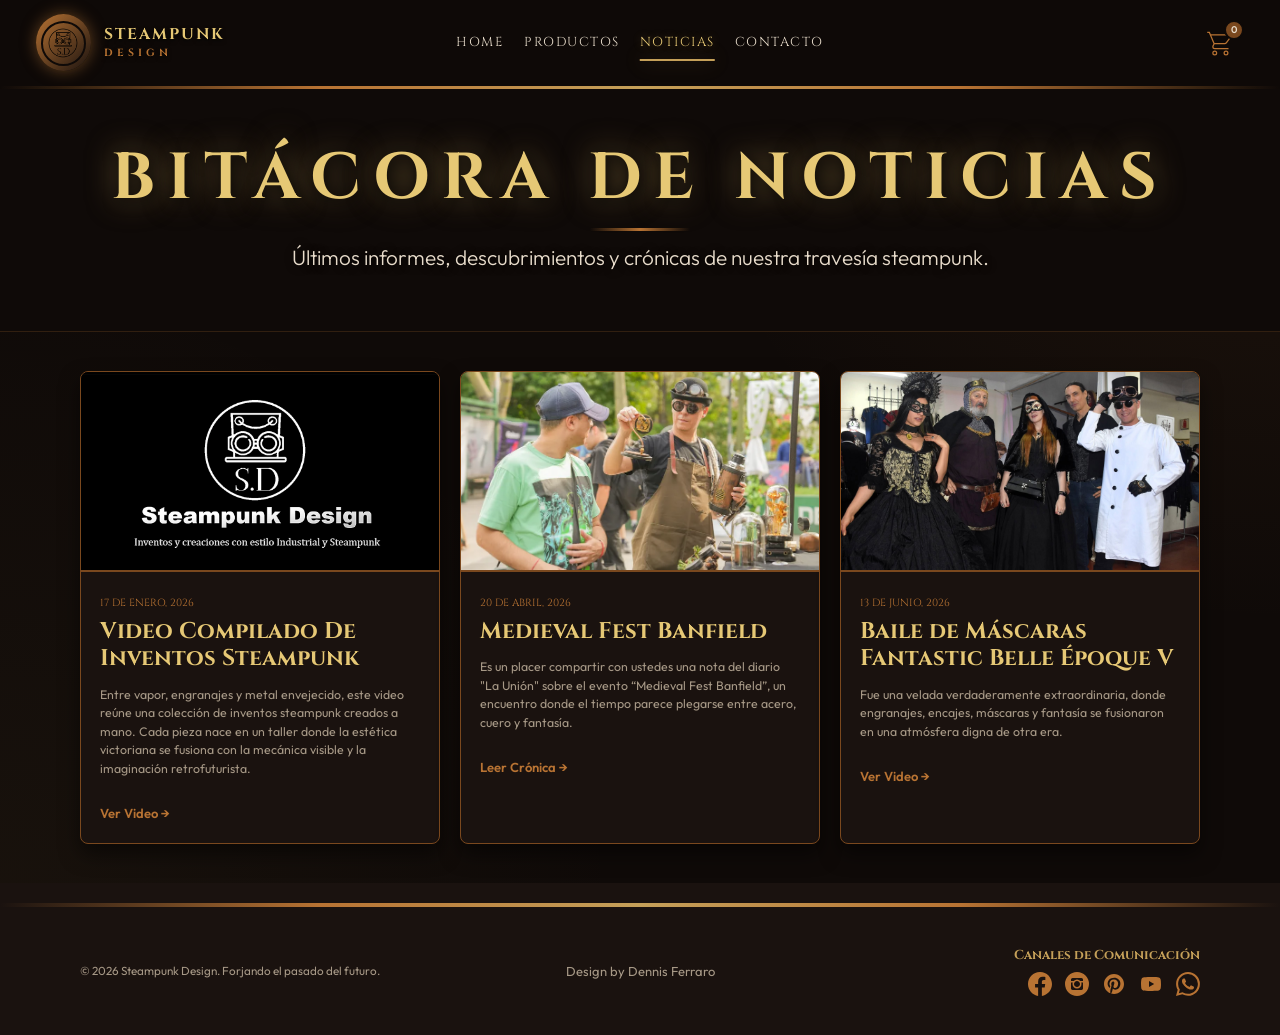
<file: page/Noticias.html>
<!DOCTYPE html>
<html lang="es">

<head>
    <meta charset="UTF-8">
    <meta name="viewport" content="width=device-width, initial-scale=1.0">
    <title>Noticias | Steampunk Design</title>
    <!-- Imported Google Fonts for Premium Look -->
    <link rel="preconnect" href="https://fonts.googleapis.com">
    <link rel="preconnect" href="https://fonts.gstatic.com" crossorigin>
    <link
        href="https://fonts.googleapis.com/css2?family=Cinzel:wght@400;700;900&family=Outfit:wght@300;400;600&display=swap"
        rel="stylesheet">
    <link rel="stylesheet" href="../css/bootstrap.css">
    <link rel="stylesheet" href="../css/style.css">
</head>

<body class="steampunk-theme">
    <!-- Navbar -->
    <header class="sp-header">
        <nav class="navbar navbar-expand-lg sp-navbar">
            <div class="container-fluid">
                <!-- Branding -->
                <a class="navbar-brand sp-brand" href="../index.html">
                    <div class="logo-wrapper">
                        <img src="../assets/img/LogoOLD.png" alt="Steampunk Design Logo" width="45" height="45"
                            class="d-inline-block align-text-top logo-img">
                    </div>
                    <span class="brand-text">Steampunk <br><small>Design</small></span>
                </a>

                <button class="navbar-toggler sp-toggler" type="button" data-bs-toggle="collapse"
                    data-bs-target="#spNavbarContent" aria-controls="spNavbarContent" aria-expanded="false"
                    aria-label="Toggle navigation">
                    <span class="sp-toggler-icon"></span>
                </button>

                <div class="collapse navbar-collapse" id="spNavbarContent">
                    <ul class="navbar-nav mx-auto mb-2 mb-lg-0 sp-nav-links">
                        <li class="nav-item">
                            <a class="nav-link sp-link" href="../index.html">Home</a>
                        </li>

                        <li class="nav-item dropdown sp-dropdown">
                            <a class="nav-link dropdown-toggle sp-link" href="#" role="button" data-bs-toggle="dropdown"
                                aria-expanded="false">
                                Productos
                            </a>
                            <ul class="dropdown-menu sp-dropdown-menu">
                                <li><a class="dropdown-item sp-drop-item" href="./Decoracion.html">
                                        <span class="gear-icon">⚙</span> Decoración
                                    </a></li>
                                <li><a class="dropdown-item sp-drop-item" href="./Iluminacion.html">
                                        <span class="gear-icon">⚙</span> Iluminación
                                    </a></li>
                                <li><a class="dropdown-item sp-drop-item" href="./Accesorios.html">
                                        <span class="gear-icon">⚙</span> Accesorios
                                    </a></li>
                            </ul>
                        </li>

                        <li class="nav-item">
                            <a class="nav-link sp-link active" href="./Noticias.html">Noticias</a>
                        </li>
                        <li class="nav-item">
                            <a class="nav-link sp-link" href="./Formulario.html">Contacto</a>
                        </li>
                    </ul>
                </div>

                <!-- Carrito -->
                <div class="sp-nav-actions">
                    <a href="./productos.html" onclick="handleCart()" class="sp-cart-link">
                        <div class="cart-wrapper">
                            <svg class="cart-icon" xmlns="http://www.w3.org/2000/svg" width="30" height="30" viewBox="0 0 24 24">
                                <path fill="currentColor" d="M16 18a2 2 0 0 1 2 2a2 2 0 0 1-2 2a2 2 0 0 1-2-2a2 2 0 0 1 2-2m0 1a1 1 0 0 0-1 1a1 1 0 0 0 1 1a1 1 0 0 0 1-1a1 1 0 0 0-1-1m-9-1a2 2 0 0 1 2 2a2 2 0 0 1-2 2a2 2 0 0 1-2-2a2 2 0 0 1 2-2m0 1a1 1 0 0 0-1 1a1 1 0 0 0 1 1a1 1 0 0 0 1-1a1 1 0 0 0-1-1M18 6H4.27l2.55 6H15c.33 0 .62-.16.8-.4l3-4c.13-.17.2-.38.2-.6a1 1 0 0 0-1-1m-3 7H6.87l-.77 1.56L6 15a1 1 0 0 0 1 1h11v1H7a2 2 0 0 1-2-2a2 2 0 0 1 .25-.97l.72-1.47L2.34 4H1V3h2l.85 2H18a2 2 0 0 1 2 2c0 .5-.17.92-.45 1.26l-2.91 3.89c-.36.51-.96.85-1.64.85" />
                            </svg>
                            <span class="cart-count count">0</span>
                        </div>
                    </a>
                </div>
            </div>
        </nav>
        <div class="sp-header-border"></div>
    </header>

    <main class="sp-page-header">
        <div class="sp-page-title-container text-center">
            <h1 class="sp-title">Bitácora de Noticias</h1>
            <div class="sp-divider mx-auto"></div>
            <p class="sp-subtitle">Últimos informes, descubrimientos y crónicas de nuestra travesía steampunk.</p>
        </div>
    </main>

    <section class="sp-news-section mt-5 mb-5">
        <div class="container">
            <div class="row g-4">
                
                <!-- Noticia 2 -->
                <div class="col-md-6 col-lg-4">
                    <div class="sp-news-card"
                        style="background: var(--bg-panel); border: 1px solid var(--copper-dark); border-radius: 8px; overflow: hidden; height: 100%; box-shadow: 0 10px 20px rgba(0,0,0,0.5);">
                        <div class="sp-news-img-wrapper"
                            style="height: 200px; overflow: hidden; border-bottom: 2px solid var(--copper-dark);">
                            <img src="../assets/img-noticias/Noticia-Inventos.png" alt="Taller Mecánico"
                                style="width: 100%; height: 100%; object-fit: cover; object-position: center;">
                        </div>
                        <div class="sp-news-content p-4">
                            <span class="sp-news-date"
                                style="color: var(--copper-main); font-family: 'Cinzel', serif; font-size: 0.8rem;">17
                                DE ENERO, 2026</span>
                            <h3 class="sp-news-title mt-2"
                                style="color: var(--brass-light); font-family: 'Cinzel', serif;">Video Compilado De Inventos Steampunk</h3>
                            <p class="sp-news-text mt-3" style="color: var(--text-muted); font-size: 0.95rem;">Entre vapor, engranajes y metal envejecido, este video reúne una colección de inventos steampunk creados a mano. Cada pieza nace en un taller donde la estética victoriana se fusiona con la mecánica visible y la imaginación retrofuturista.</p>
                            <a href="https://www.youtube.com/watch?v=-NsJ9FKNGLo&t=6s" class="sp-btn-link mt-3 d-inline-block"
                                style="color: var(--copper-main); text-decoration: none; font-weight: 600;">Ver Video
                                →</a>
                        </div>
                    </div>
                </div>
                <!-- Noticia 1 -->
                <div class="col-md-6 col-lg-4">
                    <div class="sp-news-card"
                        style="background: var(--bg-panel); border: 1px solid var(--copper-dark); border-radius: 8px; overflow: hidden; height: 100%; box-shadow: 0 10px 20px rgba(0,0,0,0.5);">
                        <div class="sp-news-img-wrapper"
                            style="height: 200px; overflow: hidden; border-bottom: 2px solid var(--copper-dark);">
                            <img src="../assets/img-noticias/Noticia-Banfield.webp" alt="Medieval Fest Banfield"
                                style="width: 100%; height: 100%; object-fit: cover; object-position: center;">
                        </div>
                        <div class="sp-news-content p-4">
                            <span class="sp-news-date"
                                style="color: var(--copper-main); font-family: 'Cinzel', serif; font-size: 0.8rem;">20
                                DE ABRIL, 2026</span>
                            <h3 class="sp-news-title mt-2"
                                style="color: var(--brass-light); font-family: 'Cinzel', serif;">Medieval Fest Banfield</h3>
                            <p class="sp-news-text mt-3" style="color: var(--text-muted); font-size: 0.95rem;">Es un placer compartir con ustedes una nota del diario "La Unión" sobre el evento “Medieval Fest Banfield”, un encuentro donde el tiempo parece plegarse entre acero, cuero y fantasía.</p>
                            <a href="https://launion.com.ar/lomas-zamora/lo-mejor-la-expocomics-banfield-imagenes-n5441870" class="sp-btn-link mt-3 d-inline-block"
                                style="color: var(--copper-main); text-decoration: none; font-weight: 600;">Leer Crónica
                                →</a>
                        </div>
                    </div>
                </div>

                

                <!-- Noticia 3 -->
                <div class="col-md-6 col-lg-4">
                    <div class="sp-news-card"
                        style="background: var(--bg-panel); border: 1px solid var(--copper-dark); border-radius: 8px; overflow: hidden; height: 100%; box-shadow: 0 10px 20px rgba(0,0,0,0.5);">
                        <div class="sp-news-img-wrapper"
                            style="height: 200px; overflow: hidden; border-bottom: 2px solid var(--copper-dark);">
                            <img src="../assets/img-noticias/Noticia-Mascarada-2026.JPG" alt="Evento Steampunk"
                                style="width: 100%; height: 100%; object-fit: cover; object-position: center;">
                        </div>
                        <div class="sp-news-content p-4">
                            <span class="sp-news-date"
                                style="color: var(--copper-main); font-family: 'Cinzel', serif; font-size: 0.8rem;">13
                                DE JUNIO, 2026</span>
                            <h3 class="sp-news-title mt-2"
                                style="color: var(--brass-light); font-family: 'Cinzel', serif;">Baile de Máscaras Fantastic Belle Époque V</h3>
                            <p class="sp-news-text mt-3" style="color: var(--text-muted); font-size: 0.95rem;">Fue una velada verdaderamente extraordinaria, donde engranajes, encajes, máscaras y fantasía se fusionaron en una atmósfera digna de otra era.</p>
                            <a href="https://www.youtube.com/shorts/jZrStnmqf5Y" class="sp-btn-link mt-3 d-inline-block"
                                style="color: var(--copper-main); text-decoration: none; font-weight: 600;">Ver Video
                                →</a>
                        </div>
                    </div>
                </div>
            </div>
        </div>
    </section>

    <!-- Premium Footer -->
    <footer class="sp-footer mt-auto">
        <div class="sp-footer-border-top"></div>
        <div class="container py-5">
            <div class="row align-items-center">
                <div class="col-md-4 text-center text-md-start mb-4 mb-md-0">
                    <p class="sp-footer-text m-0">
                        &copy; 2026 Steampunk Design. Forjando el pasado del futuro.
                    </p>
                </div>

                <div class="col-md-4 text-center mb-4 mb-md-0">
                    <div class="sp-footer-links">
                        <a href="https://wa.me/5491134577418?text=Hola,%20vi%20un%20dise%C3%B1o%20que%20hiciste%20en%20Steampunk%20Design.%20Quiero%20una%20p%C3%A1gina%20web%20y%20me%20gustar%C3%ADa%20recibir%20m%C3%A1s%20informaci%C3%B3n." target="_blank">Design by Dennis Ferraro</a>
                    </div>
                </div>

                <div class="col-md-4 text-center text-md-end">
                    <p class="sp-footer-social-title mb-2">Canales de Comunicación</p>
                    <ul class="list-unstyled d-flex justify-content-center justify-content-md-end m-0 mt-2 sp-socials">
                        <li class="ms-3">
                            <a class="sp-social-link" href="https://www.facebook.com/Steampunk.Design.Official" target="_blank">
                                <svg xmlns="http://www.w3.org/2000/svg" width="24" height="24" viewBox="0 0 16 16">
                                    <path fill="currentColor"
                                        d="M16 8.049c0-4.446-3.582-8.05-8-8.05C3.58 0-.002 3.603-.002 8.05c0 4.017 2.926 7.347 6.75 7.951v-5.625h-2.03V8.05H6.75V6.275c0-2.017 1.195-3.131 3.022-3.131c.876 0 1.791.157 1.791.157v1.98h-1.009c-.993 0-1.303.621-1.303 1.258v1.51h2.218l-.354 2.326H9.25V16c3.824-.604 6.75-3.934 6.75-7.951" />
                                </svg>
                            </a>
                        </li>
                        <li class="ms-3">
                            <a class="sp-social-link" href="https://www.instagram.com/steampunk.design/"
                                target="_blank">
                                <svg xmlns="http://www.w3.org/2000/svg" width="24" height="24" viewBox="0 0 1024 1024">
                                    <path fill="currentColor"
                                        d="M512 1024q-104 0-199-40.5t-163.5-109T40.5 711T0 512t40.5-199t109-163.5T313 40.5T512 0t199 40.5t163.5 109t109 163.5t40.5 199t-40.5 199t-109 163.5t-163.5 109t-199 40.5m256-704q0-26-18.5-45T704 256H320q-26 0-45 19t-19 45v64h114q58-64 142-64t142 64h114zM384 512q0 53 37.5 90.5T512 640t90.5-37.5T640 512t-37.5-90.5T512 384t-90.5 37.5T384 512m384-64h-76q12 33 12 64q0 80-56 136t-136 56t-136-56t-56-136q0-31 12-64h-76v256q0 27 18.5 45.5T320 768h384q27 0 45.5-18.5T768 704z" />
                                </svg>
                            </a>
                        </li>
                        <li class="ms-3">
                            <a class="sp-social-link" href="https://ar.pinterest.com/steampunkdesigner/" target="_blank">
                                <svg xmlns="http://www.w3.org/2000/svg" width="24" height="24" viewBox="0 0 24 24">
                                    <path fill="currentColor" fill-rule="evenodd"
                                        d="M12 2C6.477 2 2 6.477 2 12c0 4.236 2.636 7.854 6.355 9.311c-.087-.791-.166-2.004.035-2.868c.182-.78 1.173-4.97 1.173-4.97s-.299-.6-.299-1.485c0-1.391.806-2.428 1.81-2.428c.852 0 1.264.64 1.264 1.408c0 .858-.546 2.14-.828 3.33c-.236.995.5 1.806 1.481 1.806c1.777 0 3.143-1.874 3.143-4.579c0-2.394-1.72-4.068-4.177-4.068c-2.844 0-4.515 2.134-4.515 4.34c0 .859.331 1.78.744 2.281a.3.3 0 0 1 .07.287c-.076.316-.245.995-.278 1.135c-.044.182-.145.221-.334.133c-1.25-.581-2.03-2.407-2.03-3.874c0-3.155 2.291-6.051 6.607-6.051c3.469 0 6.165 2.472 6.165 5.775c0 3.447-2.173 6.22-5.19 6.22c-1.012 0-1.965-.526-2.291-1.149c0 0-.502 1.91-.623 2.378c-.226.868-.835 1.958-1.243 2.622c.936.289 1.93.445 2.96.445C17.524 22 22 17.522 22 12S17.523 2 12 2" />
                                </svg>
                            </a>
                        </li>
                        <li class="ms-3">
                            <a class="sp-social-link" href="https://www.youtube.com/@Steampunk.Design.Official"
                                target="_blank">
                                <svg xmlns="http://www.w3.org/2000/svg" width="24" height="24" viewBox="0 0 24 24">
                                    <path fill="currentColor"
                                        d="m10 15l5.19-3L10 9v6m11.56-7.83c.13.47.22 1.1.28 1.9c.07.8.1 1.49.1 2.09L22 12c0 2.19-.16 3.8-.44 4.83c-.25.9-.83 1.48-1.73 1.73c-.47.13-1.33.22-2.65.28c-1.3.07-2.49.1-3.59.1L12 19c-4.19 0-6.8-.16-7.83-.44c-.9-.25-1.48-.83-1.73-1.73c-.13-.47-.22-1.1-.28-1.9c-.07-.8-.1-1.49-.1-2.09L2 12c0-2.19.16-3.8.44-4.83c.25-.9.83-1.48 1.73-1.73c.47-.13 1.33-.22 2.65-.28c1.3-.07 2.49-.1 3.59-.1L12 5c4.19 0 6.8.16 7.83.44c.9.25 1.48.83 1.73 1.73Z" />
                                </svg>
                            </a>
                        </li>
                        <li class="ms-3">
                            <a class="sp-social-link" href="https://wa.me/5491165150614?text=Hola%20quiero%20info" target="_blank">
                                <svg xmlns="http://www.w3.org/2000/svg" width="24" height="24" viewBox="0 0 16 16">
                                    <path fill="currentColor" d="M13.601 2.326A7.854 7.854 0 0 0 7.994 0C3.627 0 .068 3.558.064 7.926c0 1.399.366 2.76 1.057 3.965L0 16l4.204-1.102a7.933 7.933 0 0 0 3.79.965h.004c4.368 0 7.926-3.558 7.93-7.93A7.898 7.898 0 0 0 13.6 2.326zM7.994 14.521a6.573 6.573 0 0 1-3.356-.92l-.24-.144-2.494.654.666-2.433-.156-.251a6.56 6.56 0 0 1-1.007-3.505c0-3.626 2.957-6.584 6.591-6.584a6.56 6.56 0 0 1 4.66 1.931 6.557 6.557 0 0 1 1.928 4.66c-.004 3.639-2.961 6.592-6.592 6.592zm3.615-4.934c-.197-.099-1.17-.578-1.353-.646-.182-.065-.315-.099-.445.099-.133.197-.513.646-.627.775-.114.133-.232.148-.43.05-.197-.1-.836-.308-1.592-.985-.59-.525-.985-1.175-1.103-1.372-.114-.198-.011-.304.088-.403.087-.088.197-.232.296-.346.1-.114.133-.198.198-.33.065-.134.034-.248-.015-.347-.05-.099-.445-1.076-.612-1.47-.16-.389-.323-.335-.445-.34-.114-.007-.247-.007-.38-.007a.729.729 0 0 0-.529.247c-.182.198-.691.677-.691 1.654 0 .977.71 1.916.81 2.049.098.133 1.394 2.132 3.383 2.992.47.205.84.326 1.129.418.475.152.904.129 1.246.08.38-.058 1.171-.48 1.338-.943.164-.464.164-.86.114-.943-.049-.084-.182-.133-.38-.232z"/>
                                </svg>
                            </a>
                        </li>
                    </ul>
                </div>
            </div>
        </div>
    </footer>

    <!-- Bootstrap Bundle with Popper -->
    <script src="../js/bootstrap.bundle.js"></script>
    <script src="../js/main.js"></script>

    <script>
        window.addEventListener('scroll', function () {
            const header = document.querySelector('.sp-header');
            if (window.scrollY > 50) {
                header.classList.add('scrolled');
            } else {
                header.classList.remove('scrolled');
            }
        });
    </script>
</body>

</html>
</file>
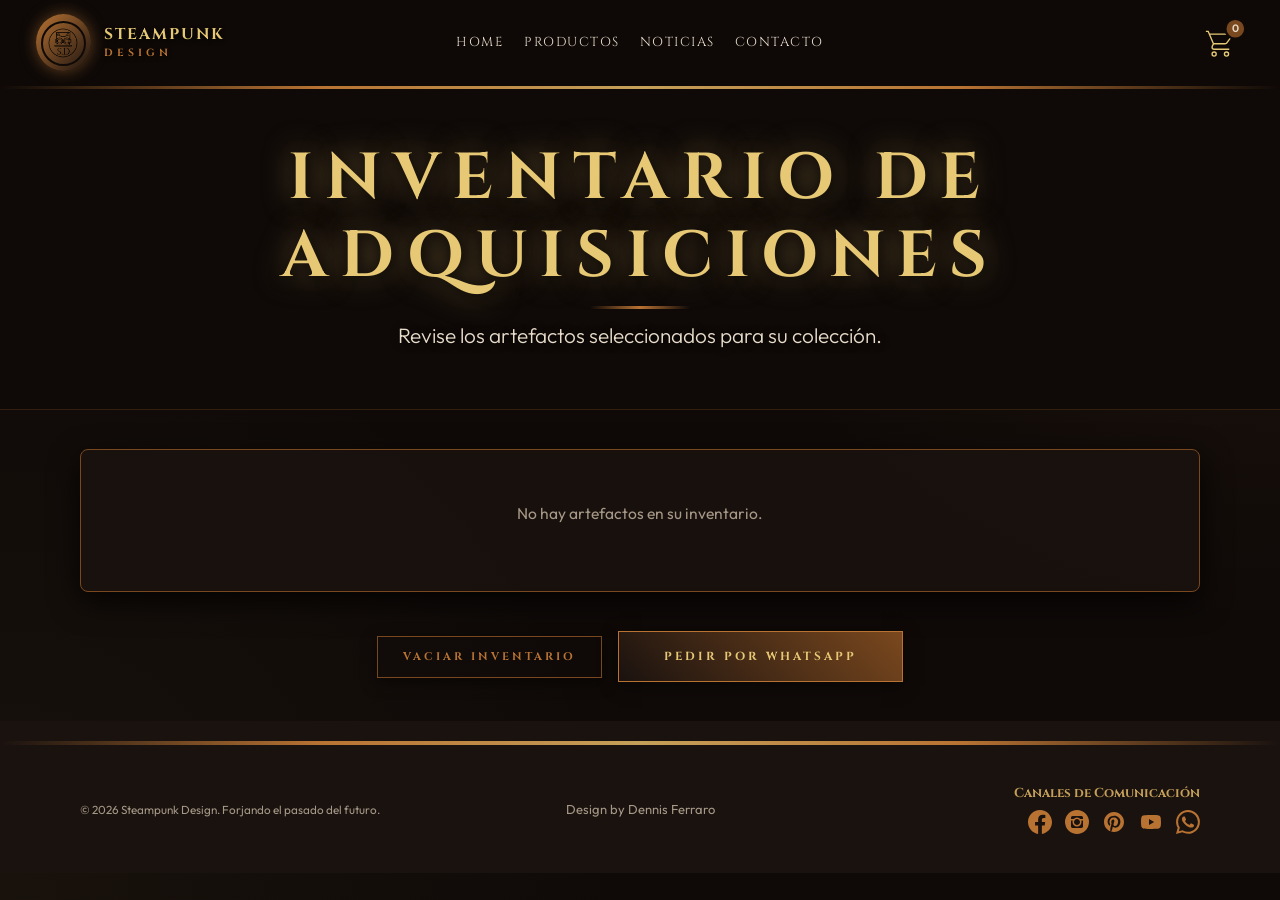
<file: page/productos.html>
<!DOCTYPE html>
<html lang="es">

<head>
    <meta charset="UTF-8">
    <meta name="viewport" content="width=device-width, initial-scale=1.0">
    <title>Carrito | Steampunk Design</title>
    <!-- Imported Google Fonts for Premium Look -->
    <link rel="preconnect" href="https://fonts.googleapis.com">
    <link rel="preconnect" href="https://fonts.gstatic.com" crossorigin>
    <link
        href="https://fonts.googleapis.com/css2?family=Cinzel:wght@400;700;900&family=Outfit:wght@300;400;600&display=swap"
        rel="stylesheet">
    <link rel="stylesheet" href="../css/bootstrap.css">
    <link rel="stylesheet" href="../css/style.css">
    <style>
        /* Estilos específicos para el carrito Steampunk */
        .sp-cart-container {
            background: rgba(26, 18, 15, 0.85);
            border: 1px solid var(--copper-dark);
            border-radius: 8px;
            padding: 2rem;
            box-shadow: 0 10px 30px rgba(0, 0, 0, 0.8);
            margin-bottom: 3rem;
        }

        .sp-cart-table {
            color: var(--text-main);
            width: 100%;
            border-collapse: collapse;
        }

        .sp-cart-table th {
            font-family: 'Cinzel', serif;
            color: var(--brass-light);
            border-bottom: 2px solid var(--copper-main);
            padding: 1rem;
            text-transform: uppercase;
        }

        .sp-cart-table td {
            padding: 1rem;
            border-bottom: 1px solid rgba(184, 115, 51, 0.2);
            vertical-align: middle;
        }

        .sp-cart-total {
            font-family: 'Cinzel', serif;
            font-size: 1.5rem;
            color: var(--brass-light);
            text-align: right;
            margin-top: 1.5rem;
            padding-top: 1rem;
            border-top: 2px dashed var(--copper-dark);
        }

        .empty-cart-msg {
            text-align: center;
            font-size: 1.2rem;
            color: var(--text-muted);
            padding: 2rem;
        }
    </style>
</head>

<body class="steampunk-theme">
    <!-- Navbar -->
    <header class="sp-header">
        <nav class="navbar navbar-expand-lg sp-navbar">
            <div class="container-fluid">
                <!-- Branding -->
                <a class="navbar-brand sp-brand" href="../index.html">
                    <div class="logo-wrapper">
                        <img src="../assets/img/LogoOLD.png" alt="Steampunk Design Logo" width="45" height="45"
                            class="d-inline-block align-text-top logo-img">
                    </div>
                    <span class="brand-text">Steampunk <br><small>Design</small></span>
                </a>

                <button class="navbar-toggler sp-toggler" type="button" data-bs-toggle="collapse"
                    data-bs-target="#spNavbarContent" aria-controls="spNavbarContent" aria-expanded="false"
                    aria-label="Toggle navigation">
                    <span class="sp-toggler-icon"></span>
                </button>

                <div class="collapse navbar-collapse" id="spNavbarContent">
                    <ul class="navbar-nav mx-auto mb-2 mb-lg-0 sp-nav-links">
                        <li class="nav-item">
                            <a class="nav-link sp-link" href="../index.html">Home</a>
                        </li>

                        <li class="nav-item dropdown sp-dropdown">
                            <a class="nav-link dropdown-toggle sp-link" href="#" role="button" data-bs-toggle="dropdown"
                                aria-expanded="false">
                                Productos
                            </a>
                            <ul class="dropdown-menu sp-dropdown-menu">
                                <li><a class="dropdown-item sp-drop-item" href="./Decoracion.html">
                                        <span class="gear-icon">⚙</span> Decoración
                                    </a></li>
                                <li><a class="dropdown-item sp-drop-item" href="./Iluminacion.html">
                                        <span class="gear-icon">⚙</span> Iluminación
                                    </a></li>
                                <li><a class="dropdown-item sp-drop-item" href="./Accesorios.html">
                                        <span class="gear-icon">⚙</span> Accesorios
                                    </a></li>
                            </ul>
                        </li>

                        <li class="nav-item">
                            <a class="nav-link sp-link" href="./Noticias.html">Noticias</a>
                        </li>
                        <li class="nav-item">
                            <a class="nav-link sp-link" href="./Formulario.html">Contacto</a>
                        </li>
                    </ul>
                </div>

                <!-- Acciones de Navegación (Carrito) -->
                <div class="sp-nav-actions">
                    <a href="./productos.html" onclick="handleCart()" class="sp-cart-link active">
                        <div class="cart-wrapper" style="transform: scale(1.1); color: var(--brass-light);">
                            <svg class="cart-icon" xmlns="http://www.w3.org/2000/svg" width="30" height="30" viewBox="0 0 24 24">
                                <path fill="currentColor" d="M16 18a2 2 0 0 1 2 2a2 2 0 0 1-2 2a2 2 0 0 1-2-2a2 2 0 0 1 2-2m0 1a1 1 0 0 0-1 1a1 1 0 0 0 1 1a1 1 0 0 0 1-1a1 1 0 0 0-1-1m-9-1a2 2 0 0 1 2 2a2 2 0 0 1-2 2a2 2 0 0 1-2-2a2 2 0 0 1 2-2m0 1a1 1 0 0 0-1 1a1 1 0 0 0 1 1a1 1 0 0 0 1-1a1 1 0 0 0-1-1M18 6H4.27l2.55 6H15c.33 0 .62-.16.8-.4l3-4c.13-.17.2-.38.2-.6a1 1 0 0 0-1-1m-3 7H6.87l-.77 1.56L6 15a1 1 0 0 0 1 1h11v1H7a2 2 0 0 1-2-2a2 2 0 0 1 .25-.97l.72-1.47L2.34 4H1V3h2l.85 2H18a2 2 0 0 1 2 2c0 .5-.17.92-.45 1.26l-2.91 3.89c-.36.51-.96.85-1.64.85" />
                            </svg>
                            <span class="cart-count count">0</span>
                        </div>
                    </a>
                </div>
            </div>
        </nav>
        <div class="sp-header-border"></div>
    </header>

    <main class="sp-page-header">
        <div class="sp-page-title-container text-center">
            <h1 class="sp-title">Inventario de Adquisiciones</h1>
            <div class="sp-divider mx-auto"></div>
            <p class="sp-subtitle">Revise los artefactos seleccionados para su colección.</p>
        </div>
    </main>

    <section class="container mt-5 mb-5">
        <div class="sp-cart-container" id="itemProducts">
            <!-- Content injected via JS -->
            <!-- <p class="empty-cart-msg">Cargando inventario...</p> -->
        </div>

        <div class="text-center mt-4">
            <button onclick="limpiarCarrito()" class="sp-btn sp-btn-secondary">Vaciar Inventario</button>
            <button onclick="enviarWhatsApp()" class="sp-btn ms-3">Pedir por WhatsApp</button>
        </div>
    </section>

    <!-- Premium Footer -->
    <footer class="sp-footer mt-auto">
        <div class="sp-footer-border-top"></div>
        <div class="container py-5">
            <div class="row align-items-center">
                <div class="col-md-4 text-center text-md-start mb-4 mb-md-0">
                    <p class="sp-footer-text m-0">
                        &copy; 2026 Steampunk Design. Forjando el pasado del futuro.
                    </p>
                </div>

                <div class="col-md-4 text-center mb-4 mb-md-0">
                    <div class="sp-footer-links">
                        <a href="https://wa.me/5491134577418?text=Hola,%20vi%20un%20dise%C3%B1o%20que%20hiciste%20en%20Steampunk%20Design.%20Quiero%20una%20p%C3%A1gina%20web%20y%20me%20gustar%C3%ADa%20recibir%20m%C3%A1s%20informaci%C3%B3n." target="_blank">Design by Dennis Ferraro</a>
                    </div>
                </div>

                <div class="col-md-4 text-center text-md-end">
                    <p class="sp-footer-social-title mb-2">Canales de Comunicación</p>
                    <ul class="list-unstyled d-flex justify-content-center justify-content-md-end m-0 mt-2 sp-socials">
                        <li class="ms-3">
                            <a class="sp-social-link" href="https://www.facebook.com/Steampunk.Design.Official" target="_blank">
                                <svg xmlns="http://www.w3.org/2000/svg" width="24" height="24" viewBox="0 0 16 16">
                                    <path fill="currentColor"
                                        d="M16 8.049c0-4.446-3.582-8.05-8-8.05C3.58 0-.002 3.603-.002 8.05c0 4.017 2.926 7.347 6.75 7.951v-5.625h-2.03V8.05H6.75V6.275c0-2.017 1.195-3.131 3.022-3.131c.876 0 1.791.157 1.791.157v1.98h-1.009c-.993 0-1.303.621-1.303 1.258v1.51h2.218l-.354 2.326H9.25V16c3.824-.604 6.75-3.934 6.75-7.951" />
                                </svg>
                            </a>
                        </li>
                        <li class="ms-3">
                            <a class="sp-social-link" href="https://www.instagram.com/steampunk.design/"
                                target="_blank">
                                <svg xmlns="http://www.w3.org/2000/svg" width="24" height="24" viewBox="0 0 1024 1024">
                                    <path fill="currentColor"
                                        d="M512 1024q-104 0-199-40.5t-163.5-109T40.5 711T0 512t40.5-199t109-163.5T313 40.5T512 0t199 40.5t163.5 109t109 163.5t40.5 199t-40.5 199t-109 163.5t-163.5 109t-199 40.5m256-704q0-26-18.5-45T704 256H320q-26 0-45 19t-19 45v64h114q58-64 142-64t142 64h114zM384 512q0 53 37.5 90.5T512 640t90.5-37.5T640 512t-37.5-90.5T512 384t-90.5 37.5T384 512m384-64h-76q12 33 12 64q0 80-56 136t-136 56t-136-56t-56-136q0-31 12-64h-76v256q0 27 18.5 45.5T320 768h384q27 0 45.5-18.5T768 704z" />
                                </svg>
                            </a>
                        </li>
                        <li class="ms-3">
                            <a class="sp-social-link" href="https://ar.pinterest.com/steampunkdesigner/" target="_blank">
                                <svg xmlns="http://www.w3.org/2000/svg" width="24" height="24" viewBox="0 0 24 24">
                                    <path fill="currentColor" fill-rule="evenodd"
                                        d="M12 2C6.477 2 2 6.477 2 12c0 4.236 2.636 7.854 6.355 9.311c-.087-.791-.166-2.004.035-2.868c.182-.78 1.173-4.97 1.173-4.97s-.299-.6-.299-1.485c0-1.391.806-2.428 1.81-2.428c.852 0 1.264.64 1.264 1.408c0 .858-.546 2.14-.828 3.33c-.236.995.5 1.806 1.481 1.806c1.777 0 3.143-1.874 3.143-4.579c0-2.394-1.72-4.068-4.177-4.068c-2.844 0-4.515 2.134-4.515 4.34c0 .859.331 1.78.744 2.281a.3.3 0 0 1 .07.287c-.076.316-.245.995-.278 1.135c-.044.182-.145.221-.334.133c-1.25-.581-2.03-2.407-2.03-3.874c0-3.155 2.291-6.051 6.607-6.051c3.469 0 6.165 2.472 6.165 5.775c0 3.447-2.173 6.22-5.19 6.22c-1.012 0-1.965-.526-2.291-1.149c0 0-.502 1.91-.623 2.378c-.226.868-.835 1.958-1.243 2.622c.936.289 1.93.445 2.96.445C17.524 22 22 17.522 22 12S17.523 2 12 2" />
                                </svg>
                            </a>
                        </li>
                        <li class="ms-3">
                            <a class="sp-social-link" href="https://www.youtube.com/@Steampunk.Design.Official"
                                target="_blank">
                                <svg xmlns="http://www.w3.org/2000/svg" width="24" height="24" viewBox="0 0 24 24">
                                    <path fill="currentColor"
                                        d="m10 15l5.19-3L10 9v6m11.56-7.83c.13.47.22 1.1.28 1.9c.07.8.1 1.49.1 2.09L22 12c0 2.19-.16 3.8-.44 4.83c-.25.9-.83 1.48-1.73 1.73c-.47.13-1.33.22-2.65.28c-1.3.07-2.49.1-3.59.1L12 19c-4.19 0-6.8-.16-7.83-.44c-.9-.25-1.48-.83-1.73-1.73c-.13-.47-.22-1.1-.28-1.9c-.07-.8-.1-1.49-.1-2.09L2 12c0-2.19.16-3.8.44-4.83c.25-.9.83-1.48 1.73-1.73c.47-.13 1.33-.22 2.65-.28c1.3-.07 2.49-.1 3.59-.1L12 5c4.19 0 6.8.16 7.83.44c.9.25 1.48.83 1.73 1.73Z" />
                                </svg>
                            </a>
                        </li>
                        <li class="ms-3">
                            <a class="sp-social-link" href="https://wa.me/5491165150614?text=Hola%20quiero%20info" target="_blank">
                                <svg xmlns="http://www.w3.org/2000/svg" width="24" height="24" viewBox="0 0 16 16">
                                    <path fill="currentColor" d="M13.601 2.326A7.854 7.854 0 0 0 7.994 0C3.627 0 .068 3.558.064 7.926c0 1.399.366 2.76 1.057 3.965L0 16l4.204-1.102a7.933 7.933 0 0 0 3.79.965h.004c4.368 0 7.926-3.558 7.93-7.93A7.898 7.898 0 0 0 13.6 2.326zM7.994 14.521a6.573 6.573 0 0 1-3.356-.92l-.24-.144-2.494.654.666-2.433-.156-.251a6.56 6.56 0 0 1-1.007-3.505c0-3.626 2.957-6.584 6.591-6.584a6.56 6.56 0 0 1 4.66 1.931 6.557 6.557 0 0 1 1.928 4.66c-.004 3.639-2.961 6.592-6.592 6.592zm3.615-4.934c-.197-.099-1.17-.578-1.353-.646-.182-.065-.315-.099-.445.099-.133.197-.513.646-.627.775-.114.133-.232.148-.43.05-.197-.1-.836-.308-1.592-.985-.59-.525-.985-1.175-1.103-1.372-.114-.198-.011-.304.088-.403.087-.088.197-.232.296-.346.1-.114.133-.198.198-.33.065-.134.034-.248-.015-.347-.05-.099-.445-1.076-.612-1.47-.16-.389-.323-.335-.445-.34-.114-.007-.247-.007-.38-.007a.729.729 0 0 0-.529.247c-.182.198-.691.677-.691 1.654 0 .977.71 1.916.81 2.049.098.133 1.394 2.132 3.383 2.992.47.205.84.326 1.129.418.475.152.904.129 1.246.08.38-.058 1.171-.48 1.338-.943.164-.464.164-.86.114-.943-.049-.084-.182-.133-.38-.232z"/>
                                </svg>
                            </a>
                        </li>
                    </ul>
                </div>
            </div>
        </div>
    </footer>

    <script src="../js/bootstrap.bundle.js"></script>
    <script src="../js/main.js"></script>

    <script>
        window.addEventListener('scroll', function () {
            const header = document.querySelector('.sp-header');
            if (window.scrollY > 50) {
                header.classList.add('scrolled');
            } else {
                header.classList.remove('scrolled');
            }
        });
    </script>
</body>

</html>
</file>
<file: css/style.css>
/* 
 * SISTEMA DE DISEÑO PREMIUM STEAMPUNK 
 */

html {
    font-size: 13px; /* Escala global: reduce el tamaño de textos, márgenes y tarjetas de forma proporcional */
}

:root {
    --bg-dark: #0f0a08;
    --bg-panel: #1a120f;
    --copper-light: #d89664;
    --copper-main: #b87333;
    --copper-dark: #7a481e;
    --brass: #c5a059;
    --brass-light: #e6c875;
    --iron: #434b4d;
    --text-main: #e8dccb;
    --text-muted: #a69886;
    --glow-copper: 0 0 15px rgba(184, 115, 51, 0.5);
    --glow-brass: 0 0 20px rgba(197, 160, 89, 0.4);
    --trans-fast: 0.3s ease;
    --trans-slow: 0.6s cubic-bezier(0.25, 1, 0.5, 1);
}

body.steampunk-theme {
    background-color: var(--bg-dark);
    color: var(--text-main);
    font-family: 'Outfit', sans-serif;
    margin: 0;
    padding: 0;
    overflow-x: hidden;
    background-image:
        radial-gradient(circle at 100% 0%, rgba(184, 115, 51, 0.1) 0%, transparent 40%),
        radial-gradient(circle at 0% 100%, rgba(197, 160, 89, 0.05) 0%, transparent 40%);
    background-attachment: fixed;
}

h1,
h2,
h3,
h4,
h5,
h6,
.brand-text {
    font-family: 'Cinzel', serif;
    font-weight: 700;
}

/* Barra de desplazamiento personalizada */
::-webkit-scrollbar {
    width: 8px;
}

::-webkit-scrollbar-track {
    background: var(--bg-dark);
}

::-webkit-scrollbar-thumb {
    background: var(--copper-dark);
    border-radius: 4px;
}

::-webkit-scrollbar-thumb:hover {
    background: var(--copper-main);
}

/* ==================================
   ENCABEZADO Y BARRA DE NAVEGACIÓN
================================== */
.sp-header {
    position: fixed;
    top: 0;
    left: 0;
    width: 100%;
    z-index: 1000;
    background: rgba(15, 10, 8, 0.85);
    backdrop-filter: blur(10px);
    transition: var(--trans-fast);
}

.sp-header.scrolled {
    background: rgba(15, 10, 8, 0.98);
    box-shadow: 0 5px 20px rgba(0, 0, 0, 0.8);
}

.sp-header-border {
    height: 3px;
    background: linear-gradient(90deg, transparent, var(--copper-main), var(--brass), var(--copper-main), transparent);
    width: 100%;
}

.sp-navbar {
    padding: 0.8rem 2rem;
}

/* El container-fluid es el contexto de posicionamiento para el carrito */
.sp-navbar > .container-fluid {
    position: relative;
    flex-wrap: nowrap;
}

.sp-brand {
    display: flex;
    align-items: center;
    gap: 1rem;
    color: var(--brass-light) !important;
    text-transform: uppercase;
    letter-spacing: 2px;
}

.logo-wrapper {
    position: relative;
    border-radius: 50%;
    padding: 5px;
    background: linear-gradient(135deg, var(--copper-main), var(--bg-panel));
    box-shadow: var(--glow-copper);
    animation: pulse-glow 3s infinite alternate;
}

.logo-img {
    border-radius: 50%;
    border: 2px solid var(--bg-dark);
}

.brand-text {
    line-height: 1.1;
    font-size: 1.2rem;
    text-shadow: 0 2px 4px rgba(0, 0, 0, 0.8);
}

.brand-text small {
    color: var(--copper-main);
    font-size: 0.8rem;
    letter-spacing: 4px;
}

.sp-nav-links .nav-item {
    margin: 0 10px;
}

.sp-link {
    color: var(--text-main) !important;
    font-family: 'Cinzel', serif;
    font-size: 1rem;
    text-transform: uppercase;
    letter-spacing: 1.5px;
    position: relative;
    padding: 8px 0 !important;
    transition: var(--trans-fast);
}

.sp-link::after {
    content: '';
    position: absolute;
    bottom: 0;
    left: 50%;
    width: 0;
    height: 2px;
    background: var(--brass);
    transition: var(--trans-fast);
    transform: translateX(-50%);
    box-shadow: var(--glow-brass);
}

.sp-link:hover::after,
.sp-link.active::after {
    width: 100%;
}

.sp-link:hover,
.sp-link.active {
    color: var(--brass-light) !important;
    text-shadow: 0 0 8px rgba(197, 160, 89, 0.4);
}

/* Menú Desplegable */
.sp-dropdown-menu {
    background: var(--bg-panel);
    border: 1px solid var(--copper-dark);
    border-radius: 4px;
    box-shadow: 0 10px 30px rgba(0, 0, 0, 0.9);
    padding: 0.5rem 0;
}

.sp-drop-item {
    color: var(--text-main);
    font-family: 'Outfit', sans-serif;
    padding: 10px 20px;
    transition: var(--trans-fast);
    display: flex;
    align-items: center;
    gap: 10px;
}

.sp-drop-item .gear-icon {
    font-size: 0.8em;
    color: var(--copper-main);
    transition: transform 0.4s ease;
}

.sp-drop-item:hover {
    background: rgba(184, 115, 51, 0.15);
    color: var(--brass-light);
}

.sp-drop-item:hover .gear-icon {
    transform: rotate(90deg);
}

/* Acciones de Navegación (Contenedor para Auth y Carrito) */
.sp-navbar .navbar-collapse {
    flex-grow: 1;
}

.sp-nav-actions {
    display: flex;
    align-items: center;
    gap: 15px;
    margin-left: auto;
    flex-shrink: 0;
}

/* Icono del Carrito */
.sp-cart-link {
    text-decoration: none;
    position: relative; /* Eliminamos absolute para que no se choque */
}

.cart-wrapper {
    position: relative;
    padding: 8px;
    color: var(--copper-main);
    transition: var(--trans-fast);
    cursor: pointer;
}

.cart-wrapper:hover {
    color: var(--brass-light);
    transform: scale(1.1);
}

.cart-count {
    position: absolute;
    top: 0;
    right: 0;
    background: var(--copper-dark);
    color: var(--text-main);
    font-size: 0.75rem;
    font-weight: 600;
    width: 20px;
    height: 20px;
    border-radius: 50%;
    display: flex;
    align-items: center;
    justify-content: center;
    border: 2px solid var(--bg-dark);
}



/* Eliminación del caret por defecto de Bootstrap para arreglar el subrayado */
.dropdown-toggle::after {
    border: none !important;
    margin: 0 !important;
    vertical-align: baseline !important;
}

/* ==================================
   CARRUSEL HERO
================================== */
.sp-hero {
    margin-top: 0;
    height: 100vh;
    min-height: 600px;
    position: relative;
}

.carousel-inner,
.carousel-item {
    height: 100%;
}

.sp-hero-img {
    height: 100vh;
    min-height: 600px;
    object-fit: cover;
    object-position: center;
}

.sp-overlay {
    position: absolute;
    top: 0;
    left: 0;
    width: 100%;
    height: 100%;
    background: linear-gradient(to bottom, rgba(15, 10, 8, 0.4) 0%, rgba(15, 10, 8, 0.8) 100%);
    z-index: 1;
}

.sp-caption {
    z-index: 2;
    /* Centrado vertical */
    top: 50%;
    bottom: auto;
    transform: translateY(-50%);
    padding: 2rem;
    left: 10%;
    right: 10%;
    width: 80%;
}

/* En mobile el hero ocupa la pantalla menos el navbar fijo (~68px) */
@media (max-width: 991px) {
    .sp-hero {
        height: calc(100vh - 68px);
        min-height: 500px;
        margin-top: 68px;
    }

    .sp-hero-img {
        height: calc(100vh - 68px);
        min-height: 500px;
    }
}

.sp-title {
    font-size: clamp(2.5rem, 8vw, 5rem);
    color: var(--brass-light);
    text-transform: uppercase;
    letter-spacing: clamp(4px, 1.5vw, 12px);
    margin-bottom: 0.5rem;
    text-shadow: 2px 2px 15px rgba(0, 0, 0, 0.9), 0 0 30px rgba(197, 160, 89, 0.6);
    opacity: 1;
    white-space: normal;
    word-wrap: break-word;
}

.sp-hero .sp-title {
    opacity: 0;
}

.carousel-item.active .sp-title {
    animation: cinema-entry 1.5s cubic-bezier(0.2, 0, 0.2, 1) forwards, breathing-glow 4s ease-in-out infinite alternate;
}

.sp-hero-divider {
    display: flex;
    align-items: center;
    justify-content: center;
    gap: 20px;
    margin-bottom: 1.5rem;
    opacity: 1;
}

.sp-hero .sp-hero-divider {
    opacity: 0;
}

.carousel-item.active .sp-hero-divider {
    animation: fade-up 1.2s ease 0.4s forwards;
}

.sp-hero-divider::before,
.sp-hero-divider::after {
    content: '';
    height: 1px;
    width: 80px;
    background: linear-gradient(90deg, transparent, var(--copper-main), transparent);
}

.sp-hero-divider span {
    color: var(--copper-main);
    font-size: 1.2rem;
    animation: gear-spin 10s linear infinite;
}

.sp-subtitle {
    font-size: clamp(1rem, 3vw, 1.6rem);
    color: var(--text-main);
    font-weight: 300;
    margin-bottom: 2.5rem;
    max-width: 800px;
    margin-left: auto;
    margin-right: auto;
    text-shadow: 1px 1px 8px rgba(0, 0, 0, 0.9);
    opacity: 1;
}

.sp-hero .sp-subtitle {
    opacity: 0;
}

.carousel-item.active .sp-subtitle {
    animation: fade-up 1.2s ease 0.8s forwards;
}

/* Botón */
.sp-btn {
    display: inline-block;
    padding: 16px 45px;
    background: linear-gradient(45deg, var(--bg-panel), var(--copper-dark));
    color: var(--brass-light);
    font-family: 'Cinzel', serif;
    text-transform: uppercase;
    text-decoration: none;
    letter-spacing: 3px;
    font-weight: 700;
    font-size: 0.9rem;
    border: 1px solid var(--copper-main);
    position: relative;
    overflow: hidden;
    transition: all 0.4s cubic-bezier(0.4, 0, 0.2, 1);
    z-index: 1;
    opacity: 1;
    box-shadow: 0 4px 15px rgba(0, 0, 0, 0.5);
}

.sp-hero .sp-btn {
    opacity: 0;
}

.carousel-item.active .sp-btn {
    animation: fade-up 1.2s ease 1.1s forwards;
}

.sp-btn::before {
    content: '';
    position: absolute;
    top: 0;
    left: -100%;
    width: 100%;
    height: 100%;
    background: linear-gradient(90deg, transparent, rgba(197, 160, 89, 0.2), transparent);
    transition: left 0.5s ease;
    z-index: -1;
}

.sp-btn:hover {
    color: white;
    background: linear-gradient(45deg, var(--copper-dark), var(--copper-main));
    box-shadow: var(--glow-copper);
    border-color: var(--brass);
}

.sp-btn:hover::before {
    left: 100%;
}

.sp-btn-secondary {
    background: transparent;
    border: 1px solid var(--copper-dark);
    color: var(--copper-main);
    padding: 12px 25px;
    font-size: 0.85rem;
}

.sp-btn-secondary:hover {
    background: rgba(184, 115, 51, 0.1) !important;
    color: var(--brass-light);
    border-color: var(--copper-main);
    box-shadow: none;
}

/* ==================================
   PÁGINA DE DETALLES
================================== */
.sp-detail-image-box {
    border-radius: 8px;
    overflow: hidden;
    border: 2px solid var(--copper-dark);
    box-shadow: 0 10px 30px rgba(0,0,0, 0.8), inset 0 0 20px rgba(184, 115, 51, 0.2);
    position: relative;
    background: var(--bg-panel);
}

.sp-detail-image-box img {
    width: 100%;
    height: auto;
    object-fit: contain;
}

.sp-detail-info {
    padding: 2rem;
    background: linear-gradient(135deg, rgba(26, 18, 15, 0.8), rgba(15, 10, 8, 0.9));
    border: 1px solid var(--copper-dark);
    border-radius: 8px;
    box-shadow: 0 5px 20px rgba(0,0,0,0.8);
    position: relative;
    overflow: hidden;
}

.sp-detail-info::before {
    content: '';
    position: absolute;
    top: 0; left: 0; right: 0; bottom: 0;
    pointer-events: none;
    border: 1px solid rgba(197, 160, 89, 0.1);
    margin: 5px;
    border-radius: 4px;
}

.sp-detail-price {
    font-family: 'Cinzel', serif;
    font-size: 2rem;
    color: var(--brass-light);
    text-shadow: var(--glow-brass);
    font-weight: bold;
    margin: 1rem 0;
}

.sp-detail-desc {
    color: var(--text-muted);
    line-height: 1.8;
    margin-bottom: 2rem;
    font-size: 1.2rem;
}

.sp-video-container {
    position: relative;
    padding-bottom: 56.25%; /* 16:9 */
    height: 0;
    overflow: hidden;
    max-width: 100%;
    border-radius: 8px;
    border: 2px solid var(--copper-main);
    box-shadow: var(--glow-copper);
    margin-top: 2rem;
}

.sp-video-container iframe,
.sp-video-container object,
.sp-video-container embed {
    position: absolute;
    top: 0;
    left: 0;
    width: 100%;
    height: 100%;
}

/* Controles e Indicadores */
.sp-control-icon {
    display: inline-flex;
    align-items: center;
    justify-content: center;
    width: 50px;
    height: 50px;
    background: rgba(15, 10, 8, 0.6);
    border: 1px solid var(--copper-main);
    border-radius: 50%;
    color: var(--brass);
    font-size: 1.5rem;
    transition: var(--trans-fast);
}

.sp-control-icon:hover {
    background: rgba(184, 115, 51, 0.4);
    box-shadow: var(--glow-copper);
    color: white;
}

.sp-indicators button {
    width: 12px !important;
    height: 12px !important;
    border-radius: 50%;
    background-color: var(--copper-main) !important;
    border: 2px solid transparent !important;
    opacity: 0.5 !important;
}

.sp-indicators button.active {
    background-color: var(--brass-light) !important;
    box-shadow: var(--glow-brass);
    opacity: 1 !important;
    border-color: var(--bg-dark) !important;
}

/* ==================================
   CABECERA DE PÁGINAS INTERNAS
================================== */
.sp-page-header {
    padding-top: 140px; /* navbar fijo (~70px) + borde (3px) + margen generoso */
    padding-bottom: 2rem;
    text-align: center;
    background: var(--bg-dark);
    border-bottom: 1px solid rgba(184, 115, 51, 0.2);
}

/* Asegura que el título no quede tapado por el navbar en ningún caso */
.sp-page-header .sp-title {
    position: relative;
}

.sp-page-title-container {
    position: relative;
}

/* ==================================
   SECCIÓN DE CATEGORÍAS
================================== */
.sp-categories-section {
    padding: 3.5rem 0 3.5rem;
    background: url('./assets/img/fondo-steampunk.jpg') center/cover no-repeat fixed;
    position: relative;
}

.sp-categories-section::before {
    content: '';
    position: absolute;
    top: 0;
    left: 0;
    width: 100%;
    height: 100%;
    background: rgba(15, 10, 8, 0.9);
}

.section-header {
    position: relative;
    z-index: 2;
}

.sp-section-title {
    color: var(--brass-light);
    font-size: 2.2rem;
    text-transform: uppercase;
    letter-spacing: 3px;
    text-shadow: 2px 2px 5px rgba(0, 0, 0, 0.8);
}

.sp-divider {
    height: 3px;
    width: 100px;
    background: linear-gradient(90deg, transparent, var(--copper-main), transparent);
    margin: 0.8rem auto;
}

.sp-section-desc {
    color: var(--text-muted);
    font-size: 1.1rem;
    max-width: 600px;
    margin: 0 auto;
}

/* Tarjetas Premium */
.sp-card {
    position: relative;
    border-radius: 8px;
    overflow: hidden;
    background: var(--bg-panel);
    cursor: pointer;
    box-shadow: 0 10px 30px rgba(0, 0, 0, 0.9);
    transition: var(--trans-slow);
}

.sp-card-link {
    text-decoration: none;
    color: inherit;
    display: block;
}

.sp-card-img-wrapper {
    position: relative;
    width: 100%;
    padding-top: 75%;
    /* Aspect ratio */
    overflow: hidden;
}

.sp-card-img {
    position: absolute;
    top: 0;
    left: 0;
    width: 100%;
    height: 100%;
    object-fit: cover;
    transition: transform 0.8s cubic-bezier(0.25, 1, 0.5, 1);
}

.sp-card-overlay {
    position: absolute;
    top: 0;
    left: 0;
    width: 100%;
    height: 100%;
    background: linear-gradient(to top, rgba(15, 10, 8, 0.95) 0%, rgba(15, 10, 8, 0.6) 50%, transparent 100%);
    display: flex;
    flex-direction: column;
    justify-content: flex-end;
    padding: 2.5rem;
    transition: var(--trans-fast);
}

.sp-card-border {
    position: absolute;
    top: 10px;
    left: 10px;
    right: 10px;
    bottom: 10px;
    border: 1px solid rgba(197, 160, 89, 0.2);
    border-radius: 4px;
    transition: var(--trans-fast);
    pointer-events: none;
    z-index: 3;
}

.sp-card-content {
    z-index: 2;
    transform: translateY(20px);
    transition: var(--trans-slow);
}

.sp-card-title {
    color: var(--brass-light);
    font-size: 1.8rem;
    margin-bottom: 0.5rem;
    text-shadow: 1px 1px 3px rgba(0, 0, 0, 0.9);
}

.sp-card-text {
    color: var(--text-muted);
    font-size: 0.95rem;
    margin-bottom: 1.5rem;
    opacity: 0;
    transition: opacity 0.5s ease;
}

.sp-card-action {
    display: inline-block;
    color: var(--copper-main);
    font-family: 'Cinzel', serif;
    font-weight: 700;
    text-transform: uppercase;
    letter-spacing: 1px;
    font-size: 0.9rem;
}

.sp-card-action .arrow {
    display: inline-block;
    transition: transform 0.3s ease;
}

/* Card Hover Effects */
.sp-card:hover {
    transform: translateY(-10px);
    box-shadow: 0 20px 40px rgba(0, 0, 0, 0.9), var(--glow-copper);
}

.sp-card:hover .sp-card-img {
    transform: scale(1.1);
}

.sp-card:hover .sp-card-overlay {
    background: linear-gradient(to top, rgba(15, 10, 8, 0.98) 0%, rgba(15, 10, 8, 0.8) 60%, rgba(15, 10, 8, 0.3) 100%);
}

.sp-card:hover .sp-card-border {
    border-color: var(--copper-main);
    box-shadow: inset 0 0 15px rgba(184, 115, 51, 0.3);
}

.sp-card:hover .sp-card-content {
    transform: translateY(0);
}

.sp-card:hover .sp-card-text {
    opacity: 1;
}

.sp-card:hover .sp-card-action {
    color: var(--brass-light);
}

.sp-card:hover .sp-card-action .arrow {
    transform: translateX(5px);
}

/* ==================================
   PIE DE PÁGINA
================================== */
.sp-footer {
    background: var(--bg-panel);
    position: relative;
    padding-top: 20px;
}

.sp-footer-border-top {
    height: 4px;
    width: 100%;
    background: linear-gradient(90deg, var(--bg-panel), var(--copper-main), var(--brass), var(--copper-main), var(--bg-panel));
}

.sp-footer-text {
    color: var(--text-muted);
    font-size: 0.9rem;
}

.sp-footer-links {
    display: flex;
    flex-direction: column;
    gap: 10px;
}

.sp-footer-links a {
    color: var(--text-muted);
    text-decoration: none;
    transition: var(--trans-fast);
}

.sp-footer-links a:hover {
    color: var(--brass-light);
    text-shadow: var(--glow-brass);
}

.sp-footer-social-title {
    color: var(--brass);
    font-family: 'Cinzel', serif;
    font-weight: 700;
}

.sp-social-link {
    color: var(--copper-main);
    transition: var(--trans-fast);
    display: inline-block;
}

.sp-social-link:hover {
    color: var(--brass-light);
    transform: translateY(-3px) scale(1.1);
    filter: drop-shadow(0 0 5px var(--brass));
}

/* ==================================
   ANIMACIONES
================================== */
@keyframes fade-up {
    from {
        opacity: 0;
        transform: translateY(30px);
    }

    to {
        opacity: 1;
        transform: translateY(0);
    }
}

@keyframes cinema-entry {
    from {
        opacity: 0;
        letter-spacing: 20px;
        transform: scale(1.1);
        filter: blur(10px);
    }

    to {
        opacity: 1;
        letter-spacing: clamp(4px, 1.5vw, 12px);
        transform: scale(1);
        filter: blur(0);
    }
}

@keyframes breathing-glow {
    from {
        text-shadow: 2px 2px 15px rgba(0, 0, 0, 0.9), 0 0 20px rgba(197, 160, 89, 0.4);
    }

    to {
        text-shadow: 2px 2px 20px rgba(0, 0, 0, 1), 0 0 40px rgba(197, 160, 89, 0.8), 0 0 60px rgba(184, 115, 51, 0.4);
    }
}

@keyframes gear-spin {
    from {
        transform: rotate(0deg);
    }

    to {
        transform: rotate(360deg);
    }
}

@keyframes pulse-glow {
    from {
        box-shadow: 0 0 5px rgba(184, 115, 51, 0.5);
    }

    to {
        box-shadow: 0 0 20px rgba(197, 160, 89, 0.8);
    }
}

/* ==================================
   EFECTO DE HUMO / VAPOR AMBIENTAL
================================== */
.sp-smoke-overlay {
    position: fixed;
    top: 0;
    left: 0;
    width: 100vw;
    height: 100vh;
    pointer-events: none;
    z-index: 990;
    /* Floats over all sections to ensure visible smoke atmospheric effect */
    overflow: hidden;
}

/* Ensure navbar is higher than the smoke */
.sp-header {
    position: fixed; /* Mantiene el header fijo — no sobreescribir con relative */
    z-index: 1000;
}

.sp-smoke-particle {
    position: absolute;
    bottom: -20vh;
    border-radius: 50%;
    /* Smoke is now very subtle, providing just a hint of atmospheric depth */
    background: radial-gradient(circle, rgba(230, 220, 210, 0.15) 0%, rgba(197, 160, 89, 0.08) 40%, transparent 60%);
    filter: blur(45px);
    opacity: 0;
    animation: drift-up infinite linear;
    pointer-events: none;
    mix-blend-mode: screen;
}

/* Varied particle sizes, positions, and durations for organic feel */
.sp-smoke-particle:nth-child(1) {
    left: 5%;
    width: 40vw;
    height: 40vw;
    animation-duration: 22s;
    animation-delay: 0s;
}

.sp-smoke-particle:nth-child(2) {
    left: 40%;
    width: 50vw;
    height: 50vw;
    animation-duration: 28s;
    animation-delay: 4s;
}

.sp-smoke-particle:nth-child(3) {
    left: 75%;
    width: 35vw;
    height: 35vw;
    animation-duration: 20s;
    animation-delay: 2s;
}

.sp-smoke-particle:nth-child(4) {
    left: 20%;
    width: 60vw;
    height: 60vw;
    animation-duration: 35s;
    animation-delay: 8s;
}

.sp-smoke-particle:nth-child(5) {
    left: 65%;
    width: 45vw;
    height: 45vw;
    animation-duration: 25s;
    animation-delay: 12s;
}

.sp-smoke-particle:nth-child(6) {
    left: 85%;
    width: 30vw;
    height: 30vw;
    animation-duration: 18s;
    animation-delay: 16s;
}

@keyframes drift-up {
    0% {
        transform: translateY(10vh) scale(0.8) rotate(0deg);
        opacity: 0;
    }

    20% {
        opacity: 0.15;
    }

    50% {
        transform: translateY(-50vh) scale(1.5) rotate(45deg);
        opacity: 0.35;
    }

    80% {
        opacity: 0.15;
    }

    100% {
        transform: translateY(-120vh) scale(2.2) rotate(90deg);
        opacity: 0;
    }
}


/* Botón Hamburguesa Steampunk */
.sp-toggler {
    border: 1px solid var(--copper-dark) !important;
    background: rgba(15, 10, 8, 0.6) !important;
    padding: 8px 10px !important;
    border-radius: 4px !important;
    transition: var(--trans-fast) !important;
    box-shadow: 0 0 8px rgba(184, 115, 51, 0.2) !important;
}

.sp-toggler:hover,
.sp-toggler:focus {
    background: rgba(184, 115, 51, 0.15) !important;
    border-color: var(--copper-main) !important;
    box-shadow: var(--glow-copper) !important;
    outline: none !important;
}

.sp-toggler-icon {
    display: block;
    width: 22px;
    height: 2px;
    background: var(--copper-main);
    position: relative;
    transition: var(--trans-fast);
}

.sp-toggler-icon::before,
.sp-toggler-icon::after {
    content: '';
    position: absolute;
    left: 0;
    width: 100%;
    height: 2px;
    background: var(--copper-main);
    transition: var(--trans-fast);
}

.sp-toggler-icon::before { top: -7px; }
.sp-toggler-icon::after  { top:  7px; }

/* Menú colapsado en mobile */
#spNavbarContent.collapse:not(.show) {
    display: none;
}

#spNavbarContent.show {
    display: block;
    width: 100%;
    padding: 0.8rem 0;
    border-top: 1px solid var(--copper-dark);
    margin-top: 0.5rem;
    background: rgba(15, 10, 8, 0.97);
    backdrop-filter: blur(10px);
    /* Asegura que no se salga de la pantalla */
    overflow: hidden;
    box-sizing: border-box;
}

/* Responsive adjustments */
@media (min-width: 992px) {
    .sp-navbar {
        position: relative;
    }

    .sp-nav-links {
        position: absolute;
        left: 50%;
        transform: translateX(-50%);
    }
}

@media (max-width: 991px) {
    .sp-navbar {
        padding: 0.6rem 1rem;
        flex-wrap: wrap; /* Permite que el menú colapsado baje a la siguiente línea */
        align-items: center;
    }

    /* Brand a la izquierda */
    .navbar-brand.sp-brand {
        order: 1;
        flex-shrink: 0;
    }

    /* Carrito y toggler a la derecha, en la misma fila que el brand */
    .sp-nav-actions {
        order: 2;
        margin-left: auto;
        flex-shrink: 0;
    }

    .navbar-toggler.sp-toggler {
        order: 3;
        margin-left: 8px;
        flex-shrink: 0;
    }

    /* El menú colapsado ocupa toda la fila de abajo */
    .collapse.navbar-collapse,
    .navbar-collapse {
        order: 4;
        flex-basis: 100%;
        width: 100%;
    }

    .sp-cart-link {
        position: relative;
        right: 0;
        transform: none;
        display: inline-block;
    }

    /* Links del menú centrados y sin overflow */
    .sp-nav-links {
        width: 100%;
        text-align: center;
    }

    .sp-nav-links .nav-item {
        margin: 8px 0;
        text-align: center;
    }

    /* Dropdown centrado en mobile */
    .sp-dropdown-menu {
        text-align: center;
        width: 100%;
    }

    .sp-title {
        font-size: clamp(1.8rem, 6vw, 2.5rem);
    }

    .sp-caption {
        background: rgba(15, 10, 8, 0.5);
        border-radius: 10px;
        backdrop-filter: blur(5px);
        left: 5%;
        right: 5%;
        width: 90%;
        padding: 1.5rem;
        top: 50%;
        bottom: auto;
        transform: translateY(-50%);
    }

    /* Página de detalles */
    .sp-detail-info {
        padding: 1.5rem;
    }

    /* Formulario: botones en columna en mobile */
    .sp-form .d-flex.gap-3.justify-content-end {
        flex-direction: column;
    }
    .sp-form .d-flex.gap-3.justify-content-end .sp-btn {
        width: 100%;
        text-align: center;
    }
}

@media (max-width: 767px) {
    /* Página de cabecera interna: más padding-top para el navbar fijo en mobile */
    .sp-page-header {
        padding-top: 150px;
    }

    /* Producto imagen: altura menor en mobile para no ocupar toda la pantalla */
    .sp-product-img-box {
        height: 220px;
    }

    /* Botones del carrito y productos: en columna */
    .sp-btn {
        padding: 12px 24px;
        font-size: 0.85rem;
        letter-spacing: 1.5px;
    }

    /* Tabla del carrito: scroll horizontal para no desbordarse */
    .sp-cart-container {
        overflow-x: auto;
        -webkit-overflow-scrolling: touch;
    }
    .sp-cart-table {
        min-width: 480px;
    }

    /* Botones de acción del carrito */
    .container .text-center.mt-4 {
        display: flex;
        flex-direction: column;
        gap: 12px;
        align-items: stretch;
    }
    .container .text-center.mt-4 .sp-btn {
        width: 100%;
        margin: 0 !important;
    }

    /* Sección de noticias: asegura que las cards no desborden */
    .sp-news-card {
        width: 100%;
    }

    /* Lever: más pequeño en mobile muy chico */
    .sp-lever-wrapper {
        bottom: 15px;
        right: 15px;
        transform: scale(0.7);
        transform-origin: bottom right;
    }
}

@media (max-width: 480px) {
    /* Hero subtitle más pequeño */
    .sp-subtitle {
        font-size: 0.95rem;
    }

    /* Brand text más compacto */
    .brand-text {
        font-size: 1rem;
    }

    /* Grilla de detalles: galería en 2 columnas */
    #galleryContainer .col-sm-4 {
        flex: 0 0 50%;
        max-width: 50%;
    }
}

/* ==================================
   STEAMPUNK LEVER SWITCH
================================== */
.sp-lever-wrapper {
    position: fixed;
    bottom: 40px;
    right: 40px;
    z-index: 9999;
    display: flex;
    flex-direction: column;
    align-items: center;
    gap: 15px;
    pointer-events: auto;
}

.sp-lever-label {
    font-family: 'Cinzel', serif;
    font-size: 0.7rem;
    color: var(--copper-light);
    text-transform: uppercase;
    letter-spacing: 2px;
    text-shadow: 0 0 5px var(--bg-dark);
}

.sp-lever-base {
    width: 60px;
    height: 100px;
    background: linear-gradient(135deg, #2c1e14, #0f0a08);
    border: 3px solid var(--copper-dark);
    border-radius: 8px;
    position: relative;
    box-shadow:
        inset 0 0 10px rgba(0, 0, 0, 0.8),
        5px 10px 20px rgba(0, 0, 0, 0.5);
    display: flex;
    justify-content: center;
    cursor: pointer;
    overflow: hidden;
}

.sp-lever-base::before {
    content: '';
    position: absolute;
    top: 50%;
    transform: translateY(-50%);
    width: 10px;
    height: 80%;
    background: rgba(0, 0, 0, 0.3);
    border-radius: 5px;
}

.sp-lever-arm {
    width: 12px;
    height: 60px;
    background: linear-gradient(to bottom, var(--brass), var(--copper-main));
    border: 1px solid var(--copper-dark);
    position: absolute;
    top: 20px;
    transform-origin: center bottom;
    transition: transform 0.5s cubic-bezier(0.68, -0.55, 0.27, 1.55);
    border-radius: 6px 6px 0 0;
    z-index: 2;
}

.sp-lever-knob {
    width: 24px;
    height: 24px;
    background: radial-gradient(circle at 30% 30%, var(--brass-light), var(--copper-dark));
    border-radius: 50%;
    position: absolute;
    top: -12px;
    left: 50%;
    transform: translateX(-50%);
    border: 2px solid var(--copper-main);
    box-shadow: 2px 2px 5px rgba(0, 0, 0, 0.5);
}

.sp-lever-hinge {
    width: 30px;
    height: 30px;
    background: radial-gradient(circle, var(--iron), var(--bg-dark));
    border: 2px solid var(--copper-dark);
    border-radius: 50%;
    position: absolute;
    bottom: 10px;
    left: 50%;
    transform: translateX(-50%);
    z-index: 3;
    display: flex;
    align-items: center;
    justify-content: center;
}

.sp-lever-hinge::after {
    content: '⚙';
    color: var(--copper-main);
    font-size: 14px;
    animation: gear-spin 10s linear infinite;
}

@keyframes gear-spin {
    from {
        transform: rotate(0deg);
    }

    to {
        transform: rotate(360deg);
    }
}

/* Toggle State */
.power-off .sp-lever-arm {
    transform: rotateX(160deg);
}

.power-off .sp-lever-knob {
    background: radial-gradient(circle at 30% 30%, #7a481e, #2c1e14);
}

/* ==================================
   ATMOSPHERIC POWER EFFECTS
================================== */
body.power-off {
    transition: background-color 1.5s ease;
}

body.power-off::after {
    content: '';
    position: fixed;
    top: 0;
    left: 0;
    width: 100%;
    height: 100%;
    background: radial-gradient(circle, transparent 20%, rgba(0, 0, 0, 0.85) 90%);
    pointer-events: none;
    z-index: 9998;
    animation: light-flicker 5s infinite;
}

@keyframes light-flicker {

    0%,
    100% {
        opacity: 0.7;
    }

    5% {
        opacity: 0.8;
    }

    10% {
        opacity: 0.6;
    }

    15% {
        opacity: 0.9;
    }

    20% {
        opacity: 0.7;
    }

    25% {
        opacity: 0.8;
    }

    80% {
        opacity: 0.7;
    }

    82% {
        opacity: 0.9;
    }

    85% {
        opacity: 0.6;
    }
}

.power-off .sp-title,
.power-off .sp-section-title {
    color: #7a481e !important;
    text-shadow: 0 0 5px rgba(184, 115, 51, 0.2);
    animation: text-flicker 4s infinite;
}

@keyframes text-flicker {

    0%,
    100% {
        opacity: 1;
        filter: brightness(1);
    }

    30% {
        opacity: 0.9;
        filter: brightness(0.8);
    }

    31% {
        opacity: 0.5;
        filter: brightness(0.4);
    }

    32% {
        opacity: 0.9;
        filter: brightness(0.8);
    }

    60% {
        opacity: 1;
        filter: brightness(1);
    }

    61% {
        opacity: 0.2;
        filter: brightness(0.2);
    }

    62% {
        opacity: 1;
        filter: brightness(1);
    }
}

/* Steam Burst Effect */
.steam-burst {
    position: fixed;
    pointer-events: none;
    z-index: 10000;
    background: radial-gradient(circle, rgba(255, 255, 255, 0.4) 0%, transparent 70%);
    width: 100px;
    height: 100px;
    border-radius: 50%;
    filter: blur(20px);
    animation: steam-expand 1s ease-out forwards;
}

@keyframes steam-expand {
    0% {
        transform: scale(0.1) translateY(0);
        opacity: 0.8;
    }

    100% {
        transform: scale(4) translateY(-100px);
        opacity: 0;
    }
}

@media (max-width: 768px) {
    .sp-lever-wrapper {
        bottom: 20px;
        right: 20px;
        transform: scale(0.8);
    }
}

/* Professional Teslapunk Lightning Effect */
.lightning-flash {
    position: fixed;
    top: 0;
    left: 0;
    width: 100%;
    height: 100%;
    background: radial-gradient(circle at bottom right, rgba(200, 240, 255, 0.4), transparent);
    opacity: 0;
    z-index: 10001;
    pointer-events: none;
    mix-blend-mode: screen;
}

.flash-anim {
    animation: pro-flash 0.4s cubic-bezier(0.1, 0.9, 0.2, 1);
}

@keyframes pro-flash {
    0% {
        opacity: 0;
    }

    10% {
        opacity: 1;
    }

    20% {
        opacity: 0.3;
    }

    30% {
        opacity: 0.8;
    }

    100% {
        opacity: 0;
    }
}

/* Spark particles */
.spark {
    position: fixed;
    width: 4px;
    height: 4px;
    background: #fff;
    border-radius: 50%;
    box-shadow: 0 0 10px #00aaff, 0 0 20px #fff;
    z-index: 10003;
    pointer-events: none;
}

/* ==================================
   MÓDULO DE PRODUCTOS (INVENTARIO)
================================== */
.sp-product-grid {
    padding: 2rem 0 3rem;
    position: relative;
}

.sp-product-card {
    background: var(--bg-panel);
    border: 1px solid var(--copper-dark);
    border-radius: 8px;
    overflow: hidden;
    transition: var(--trans-slow);
    box-shadow: 0 10px 30px rgba(0, 0, 0, 0.7);
    display: flex;
    flex-direction: column;
}

.sp-product-card:hover {
    transform: translateY(-10px);
    box-shadow: 0 15px 40px rgba(0, 0, 0, 0.9), var(--glow-copper);
    border-color: var(--copper-main);
}

.sp-product-img-box {
    width: 100%;
    height: 300px; /* Altura fija para uniformidad */
    overflow: hidden;
    position: relative;
    border-bottom: 2px solid var(--copper-dark);
}

.sp-product-img-box img {
    width: 100%;
    height: 100%;
    object-fit: cover; /* Evita que la imagen se estire */
    object-position: center;
    transition: transform 0.6s cubic-bezier(0.25, 1, 0.5, 1);
}

.sp-product-card:hover .sp-product-img-box img {
    transform: scale(1.1);
}

.sp-product-body {
    flex-grow: 1;
    padding: 1.5rem;
}

.sp-product-title {
    color: var(--brass-light);
    font-size: 1.3rem;
    margin-bottom: 1rem;
    text-shadow: 0 2px 4px rgba(0, 0, 0, 0.5);
}

.sp-product-desc {
    color: var(--text-muted);
    font-size: 1.2rem;
    line-height: 1.6;
    margin-bottom: 1.5rem;
}

.sp-price-box {
    margin-top: auto;
}

.sp-price {
    font-size: 1.5rem;
    color: var(--copper-main);
    font-weight: 900;
    font-family: 'Cinzel', serif;
    text-shadow: 0 0 10px rgba(184, 115, 51, 0.3);
}

/* ==================================
   NEWS MODULE STYLES
================================== */
.sp-news-card {
    transition: var(--trans-slow);
}

.sp-news-card:hover {
    transform: translateY(-5px);
    box-shadow: 0 15px 35px rgba(0, 0, 0, 0.8), var(--glow-copper) !important;
}

.sp-news-img-wrapper img {
    transition: transform 0.6s ease;
}

.sp-news-card:hover .sp-news-img-wrapper img {
    transform: scale(1.1);
}

.sp-news-title {
    transition: var(--trans-fast);
}

.sp-news-card:hover .sp-news-title {
    color: var(--copper-main) !important;
}

.sp-btn-link:hover {
    color: var(--brass-light) !important;
    text-shadow: var(--glow-brass);
}

/* ==================================
   RESPONSIVE NAVBAR CARRITO
================================== */

/* En mobile el navbar-collapse ocupa toda la fila y el carrito se ubica antes */
@media (max-width: 991px) {
    .sp-navbar > .container-fluid {
        flex-wrap: wrap;
    }

    .sp-navbar .navbar-collapse {
        flex-grow: 0;
        order: 10;
        width: 100%;
    }

    .sp-nav-actions {
        order: 2;
        margin-left: auto;
    }
}
</file>
